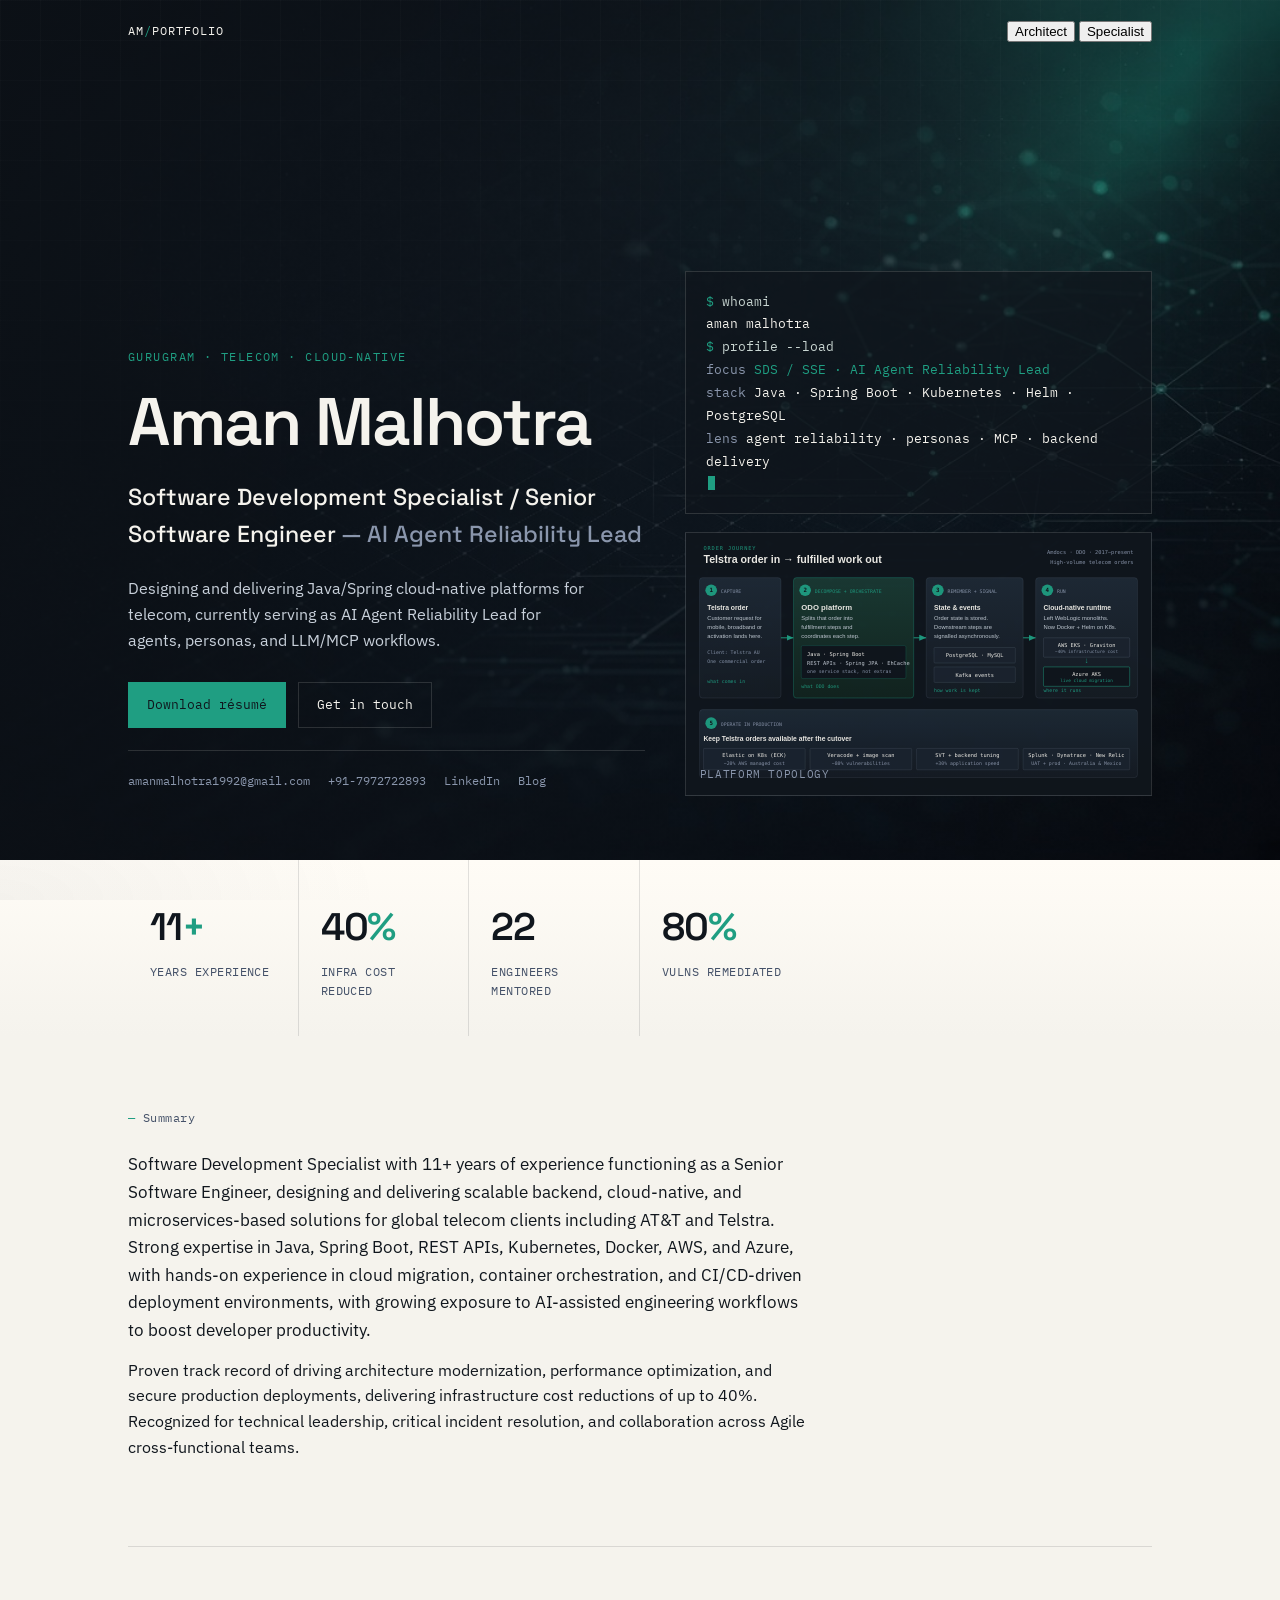
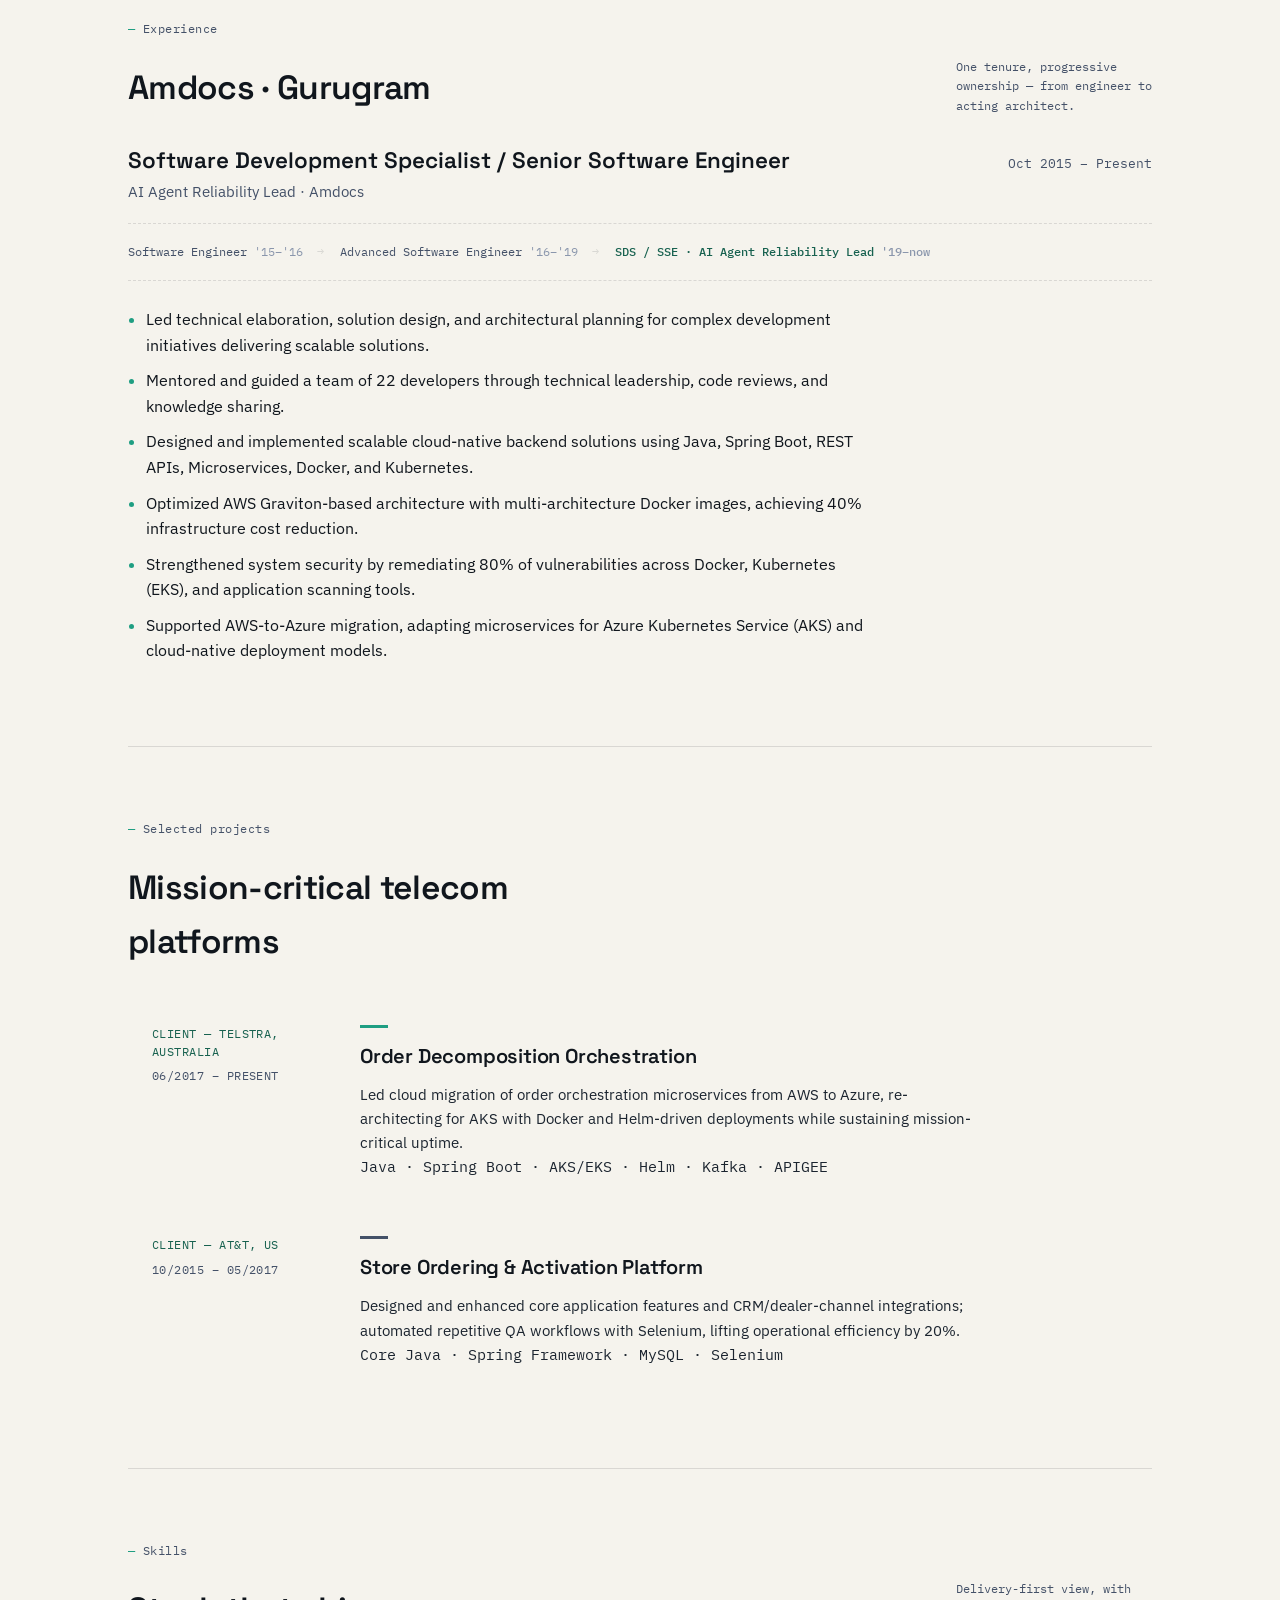
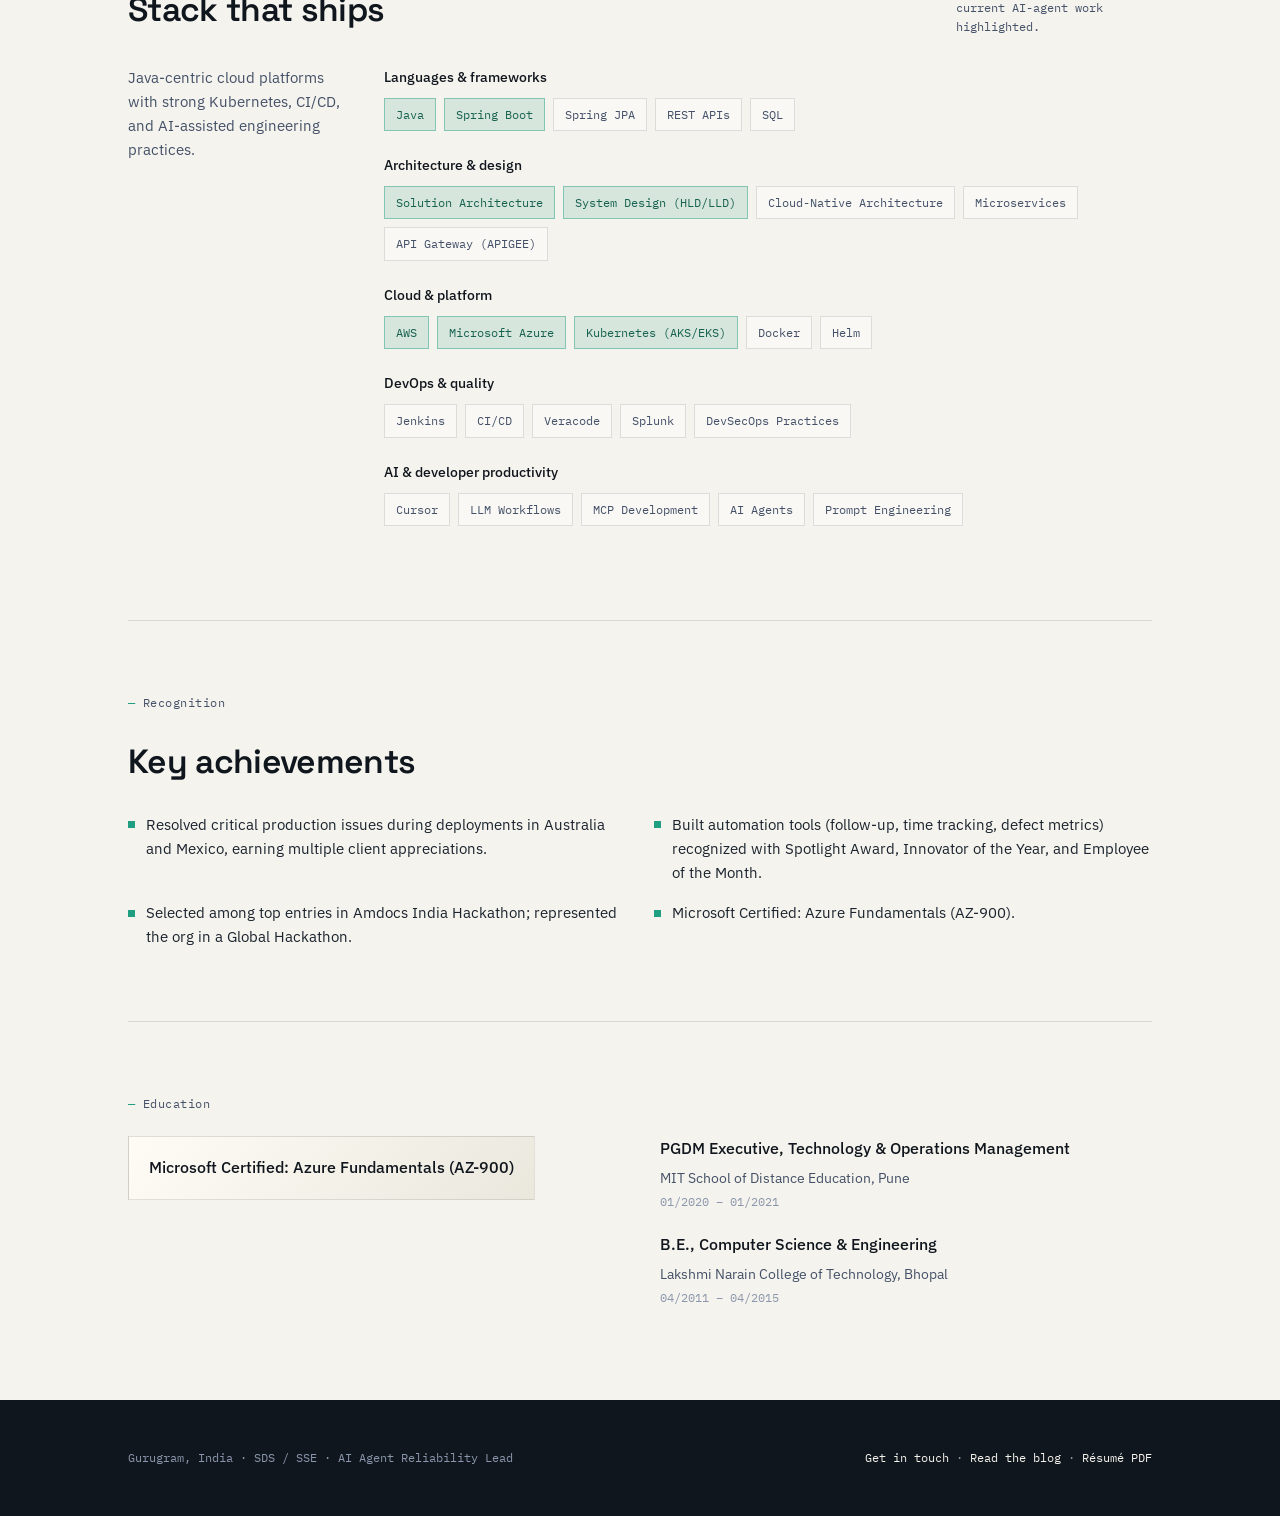
<file: index.html>
<!DOCTYPE html>
<html lang="en">
<head>
  <meta charset="UTF-8">
  <meta name="viewport" content="width=device-width, initial-scale=1.0">
  <title>Aman Malhotra — Software Architect</title>
  <meta name="description" content="Aman Malhotra — Software Architect and Software Development Specialist building cloud-native Java systems for telecom platforms.">
  <meta name="theme-color" content="#10161D">
  <link rel="icon" href="data:image/svg+xml,%3Csvg xmlns='http://www.w3.org/2000/svg' viewBox='0 0 32 32'%3E%3Crect width='32' height='32' fill='%2310161D'/%3E%3Ctext x='16' y='22' font-family='monospace' font-size='15' fill='%231F9E82' text-anchor='middle'%3EAM%3C/text%3E%3C/svg%3E">
  <link rel="preconnect" href="https://fonts.googleapis.com">
  <link rel="preconnect" href="https://fonts.gstatic.com" crossorigin>
  <link href="https://fonts.googleapis.com/css2?family=Space+Grotesk:wght@400;500;600;700&family=IBM+Plex+Sans:wght@400;500;600&family=IBM+Plex+Mono:wght@400;500&display=swap" rel="stylesheet">
  <link rel="stylesheet" href="css/styles.css">
  <noscript><style>.summary-block[data-role="architect"], .bullets-role[data-role="architect"] { display: block; }</style></noscript>
</head>
<body data-role="architect">

  <header class="hero">
    <div class="hero-atmosphere" aria-hidden="true"></div>
    <div class="topbar">
      <div class="wrap">
        <a class="brand-mark" href="#top">AM<span>/</span>PORTFOLIO</a>
        <div class="role-switch" role="group" aria-label="View portfolio as">
          <button type="button" data-role-btn="architect" aria-pressed="true">Architect</button>
          <button type="button" data-role-btn="specialist" aria-pressed="false">Specialist</button>
        </div>
      </div>
    </div>

    <div class="wrap hero-grid" id="top">
      <div class="hero-copy">
        <p class="hero-kicker">Gurugram · Telecom · Cloud-native</p>
        <h1 class="hero-name">Aman Malhotra</h1>
        <p class="hero-role" data-bind="roleLine"><strong>Software Architect</strong> — cloud-native systems for telecom platforms</p>
        <p class="hero-lede" data-bind="heroLede">Designing scalable microservices, Kubernetes platforms, and cloud migrations for global clients including AT&amp;T and Telstra.</p>
        <div class="hero-actions">
          <a class="btn btn-primary" data-bind="resumeHref" href="Aman_Malhotra_Architect.pdf" target="_blank" rel="noopener">Download résumé</a>
          <a class="btn btn-ghost" href="mailto:amanmalhotra1992@gmail.com">Get in touch</a>
        </div>
        <nav class="contact-row" aria-label="Contact">
          <a href="mailto:amanmalhotra1992@gmail.com">amanmalhotra1992@gmail.com</a>
          <a href="tel:+917972722893">+91-7972722893</a>
          <a href="https://www.linkedin.com/in/amanmalhotra1992" target="_blank" rel="noopener">LinkedIn</a>
          <a href="https://amantechlab.blogspot.com" target="_blank" rel="noopener">Blog</a>
        </nav>
      </div>

      <div class="profile-panel">
        <div class="terminal" id="terminal" aria-live="polite"></div>
        <div class="topology-frame">
          <img src="assets/topology.svg" alt="Abstract diagram of API gateway, orchestration, Kubernetes, data plane, and observability">
          <span class="topology-caption">Platform topology</span>
        </div>
      </div>
    </div>
  </header>

  <section class="impact" aria-label="Highlights">
    <div class="wrap">
      <div class="impact-item reveal">
        <p class="impact-value">11<span>+</span></p>
        <p class="impact-label">Years experience</p>
      </div>
      <div class="impact-item reveal">
        <p class="impact-value">40<span>%</span></p>
        <p class="impact-label">Infra cost reduced</p>
      </div>
      <div class="impact-item reveal">
        <p class="impact-value">22</p>
        <p class="impact-label">Engineers mentored</p>
      </div>
      <div class="impact-item reveal">
        <p class="impact-value">80<span>%</span></p>
        <p class="impact-label">Vulns remediated</p>
      </div>
    </div>
  </section>

  <main class="wrap">
    <section id="summary" class="reveal">
      <p class="section-label">Summary</p>
      <div class="summary-block is-active" data-role="architect">
        <p class="lede">Software Development Specialist with 11+ years of experience designing and delivering scalable cloud-native, backend, and microservices-based solutions for global telecom clients including AT&amp;T and Telstra. Strong expertise in solution architecture, Java, Spring Boot, REST APIs, Kubernetes, Docker, AWS, and Azure, with hands-on experience driving cloud migration, architecture modernization, and containerized deployment environments, with growing exposure to AI-assisted engineering workflows (LLMs, MCP, AI agents) to accelerate solution design and delivery.</p>
        <p>Proven track record of delivering scalable and secure enterprise systems, optimizing infrastructure costs by up to 40%, and supporting high-availability production platforms. Recognized for architectural planning, technical leadership, critical incident resolution, and collaboration across Agile cross-functional teams.</p>
      </div>
      <div class="summary-block" data-role="specialist">
        <p class="lede">Software Development Specialist with 11+ years of experience functioning as a Senior Software Engineer, designing and delivering scalable backend, cloud-native, and microservices-based solutions for global telecom clients including AT&amp;T and Telstra. Strong expertise in Java, Spring Boot, REST APIs, Kubernetes, Docker, AWS, and Azure, with hands-on experience in cloud migration, container orchestration, and CI/CD-driven deployment environments, with growing exposure to AI-assisted engineering workflows to boost developer productivity.</p>
        <p>Proven track record of driving architecture modernization, performance optimization, and secure production deployments, delivering infrastructure cost reductions of up to 40%. Recognized for technical leadership, critical incident resolution, and collaboration across Agile cross-functional teams.</p>
      </div>
    </section>

    <section id="experience" class="reveal">
      <div class="section-head">
        <div>
          <p class="section-label">Experience</p>
          <h2 class="section-title">Amdocs · Gurugram</h2>
        </div>
        <p class="section-note">One tenure, progressive ownership — from engineer to acting architect.</p>
      </div>

      <div class="job-head">
        <div>
          <h3 class="job-title" data-bind="jobTitle">Software Development Specialist</h3>
          <div class="job-org" data-bind="jobOrg">Acting Software Architect · Amdocs</div>
        </div>
        <div class="job-dates">Oct 2015 – Present</div>
      </div>

      <div class="progression">
        <span class="stage">Software Engineer <span style="color:var(--steel-dark)">'15–'16</span></span>
        <span class="stage">Advanced Software Engineer <span style="color:var(--steel-dark)">'16–'19</span></span>
        <span class="stage current" data-bind="currentStage">Sr. SWE / SDS · Acting Architect <span style="color:var(--steel-dark)">'19–now</span></span>
      </div>

      <ul class="bullets bullets-role is-active" data-role="architect">
        <li>Led solution architecture, HLD/LLD preparation, and architectural planning for complex development initiatives aligned with business and client requirements.</li>
        <li>Provided architectural guidance and technical leadership to a team of 22 developers through design reviews, code reviews, and knowledge sharing.</li>
        <li>Optimized AWS Graviton-based cloud architecture using multi-architecture Docker images, achieving 40% infrastructure cost reduction.</li>
        <li>Integrated Elastic on Kubernetes (ECK), reducing AWS managed service costs by an additional 20% while improving deployment efficiency.</li>
        <li>Strengthened security and compliance by remediating 80% of vulnerabilities across containers, Kubernetes (EKS), and application code.</li>
        <li>Led modernization of legacy monoliths into cloud-native microservices using Kubernetes, Helm, and containerized deployment models.</li>
      </ul>
      <ul class="bullets bullets-role" data-role="specialist">
        <li>Led technical elaboration, solution design, and architectural planning for complex development initiatives delivering scalable solutions.</li>
        <li>Mentored and guided a team of 22 developers through technical leadership, code reviews, and knowledge sharing.</li>
        <li>Designed and implemented scalable cloud-native backend solutions using Java, Spring Boot, REST APIs, Microservices, Docker, and Kubernetes.</li>
        <li>Optimized AWS Graviton-based architecture with multi-architecture Docker images, achieving 40% infrastructure cost reduction.</li>
        <li>Strengthened system security by remediating 80% of vulnerabilities across Docker, Kubernetes (EKS), and application scanning tools.</li>
        <li>Supported AWS-to-Azure migration, adapting microservices for Azure Kubernetes Service (AKS) and cloud-native deployment models.</li>
      </ul>
    </section>

    <section id="projects" class="reveal">
      <div class="section-head">
        <div>
          <p class="section-label">Selected projects</p>
          <h2 class="section-title">Mission-critical telecom platforms</h2>
        </div>
      </div>
      <div class="projects">
        <article class="project odo">
          <div class="project-meta">
            <span class="client">Client — Telstra, Australia</span>
            <span>06/2017 – Present</span>
          </div>
          <div>
            <div class="project-accent"></div>
            <h3 class="project-name">Order Decomposition Orchestration</h3>
            <p>Led cloud migration of order orchestration microservices from AWS to Azure, re-architecting for AKS with Docker and Helm-driven deployments while sustaining mission-critical uptime.</p>
            <p class="project-stack">Java · Spring Boot · AKS/EKS · Helm · Kafka · APIGEE</p>
          </div>
        </article>
        <article class="project asap">
          <div class="project-meta">
            <span class="client">Client — AT&amp;T, US</span>
            <span>10/2015 – 05/2017</span>
          </div>
          <div>
            <div class="project-accent"></div>
            <h3 class="project-name">Store Ordering &amp; Activation Platform</h3>
            <p>Designed and enhanced core application features and CRM/dealer-channel integrations; automated repetitive QA workflows with Selenium, lifting operational efficiency by 20%.</p>
            <p class="project-stack">Core Java · Spring Framework · MySQL · Selenium</p>
          </div>
        </article>
      </div>
    </section>

    <section id="skills" class="reveal">
      <div class="section-head">
        <div>
          <p class="section-label">Skills</p>
          <h2 class="section-title">Stack that ships</h2>
        </div>
        <p class="section-note" data-bind="skillsNote">Architecture-first view for SA roles.</p>
      </div>
      <div class="skills-layout">
        <p class="skills-intro">Java-centric cloud platforms with strong Kubernetes, CI/CD, and AI-assisted engineering practices.</p>
        <div>
          <div class="skill-group" data-skill-order="architecture">
            <p class="skill-group-name">Architecture &amp; design</p>
            <div class="chips">
              <span class="chip featured">Solution Architecture</span>
              <span class="chip featured">System Design (HLD/LLD)</span>
              <span class="chip">Cloud-Native Architecture</span>
              <span class="chip">Microservices</span>
              <span class="chip">API Gateway (APIGEE)</span>
            </div>
          </div>
          <div class="skill-group" data-skill-order="languages">
            <p class="skill-group-name">Languages &amp; frameworks</p>
            <div class="chips">
              <span class="chip featured">Java</span>
              <span class="chip featured">Spring Boot</span>
              <span class="chip">Spring JPA</span>
              <span class="chip">REST APIs</span>
              <span class="chip">SQL</span>
            </div>
          </div>
          <div class="skill-group">
            <p class="skill-group-name">Cloud &amp; platform</p>
            <div class="chips">
              <span class="chip featured">AWS</span>
              <span class="chip featured">Microsoft Azure</span>
              <span class="chip featured">Kubernetes (AKS/EKS)</span>
              <span class="chip">Docker</span>
              <span class="chip">Helm</span>
            </div>
          </div>
          <div class="skill-group">
            <p class="skill-group-name">DevOps &amp; quality</p>
            <div class="chips">
              <span class="chip">Jenkins</span>
              <span class="chip">CI/CD</span>
              <span class="chip">Veracode</span>
              <span class="chip">Splunk</span>
              <span class="chip">DevSecOps Practices</span>
            </div>
          </div>
          <div class="skill-group">
            <p class="skill-group-name">AI &amp; developer productivity</p>
            <div class="chips">
              <span class="chip">Cursor</span>
              <span class="chip">LLM Workflows</span>
              <span class="chip">MCP Development</span>
              <span class="chip">AI Agents</span>
              <span class="chip">Prompt Engineering</span>
            </div>
          </div>
        </div>
      </div>
    </section>

    <section id="achievements" class="reveal">
      <p class="section-label">Recognition</p>
      <h2 class="section-title" style="margin-bottom:24px;">Key achievements</h2>
      <ul class="achieve-list">
        <li>Resolved critical production issues during deployments in Australia and Mexico, earning multiple client appreciations.</li>
        <li>Built automation tools (follow-up, time tracking, defect metrics) recognized with Spotlight Award, Innovator of the Year, and Employee of the Month.</li>
        <li>Selected among top entries in Amdocs India Hackathon; represented the org in a Global Hackathon.</li>
        <li>Microsoft Certified: Azure Fundamentals (AZ-900).</li>
      </ul>
    </section>

    <section id="edu" class="reveal">
      <p class="section-label">Education</p>
      <div class="grid-two">
        <div>
          <div class="cert-badge">
            <p class="edu-degree">Microsoft Certified: Azure Fundamentals (AZ-900)</p>
          </div>
        </div>
        <div>
          <div class="edu-item">
            <p class="edu-degree">PGDM Executive, Technology &amp; Operations Management</p>
            <p class="edu-school">MIT School of Distance Education, Pune</p>
            <p class="edu-dates">01/2020 – 01/2021</p>
          </div>
          <div class="edu-item">
            <p class="edu-degree">B.E., Computer Science &amp; Engineering</p>
            <p class="edu-school">Lakshmi Narain College of Technology, Bhopal</p>
            <p class="edu-dates">04/2011 – 04/2015</p>
          </div>
        </div>
      </div>
    </section>
  </main>

  <footer>
    <div class="wrap">
      <span>Gurugram, India · <span data-bind="footerRole">Software Architect</span></span>
      <span>
        <a href="mailto:amanmalhotra1992@gmail.com">Get in touch</a>
        ·
        <a href="https://amantechlab.blogspot.com" target="_blank" rel="noopener">Read the blog</a>
        ·
        <a data-bind="resumeHref" href="Aman_Malhotra_Architect.pdf" target="_blank" rel="noopener">Résumé PDF</a>
      </span>
    </div>
  </footer>

  <script src="js/main.js"></script>
</body>
</html>
</file>
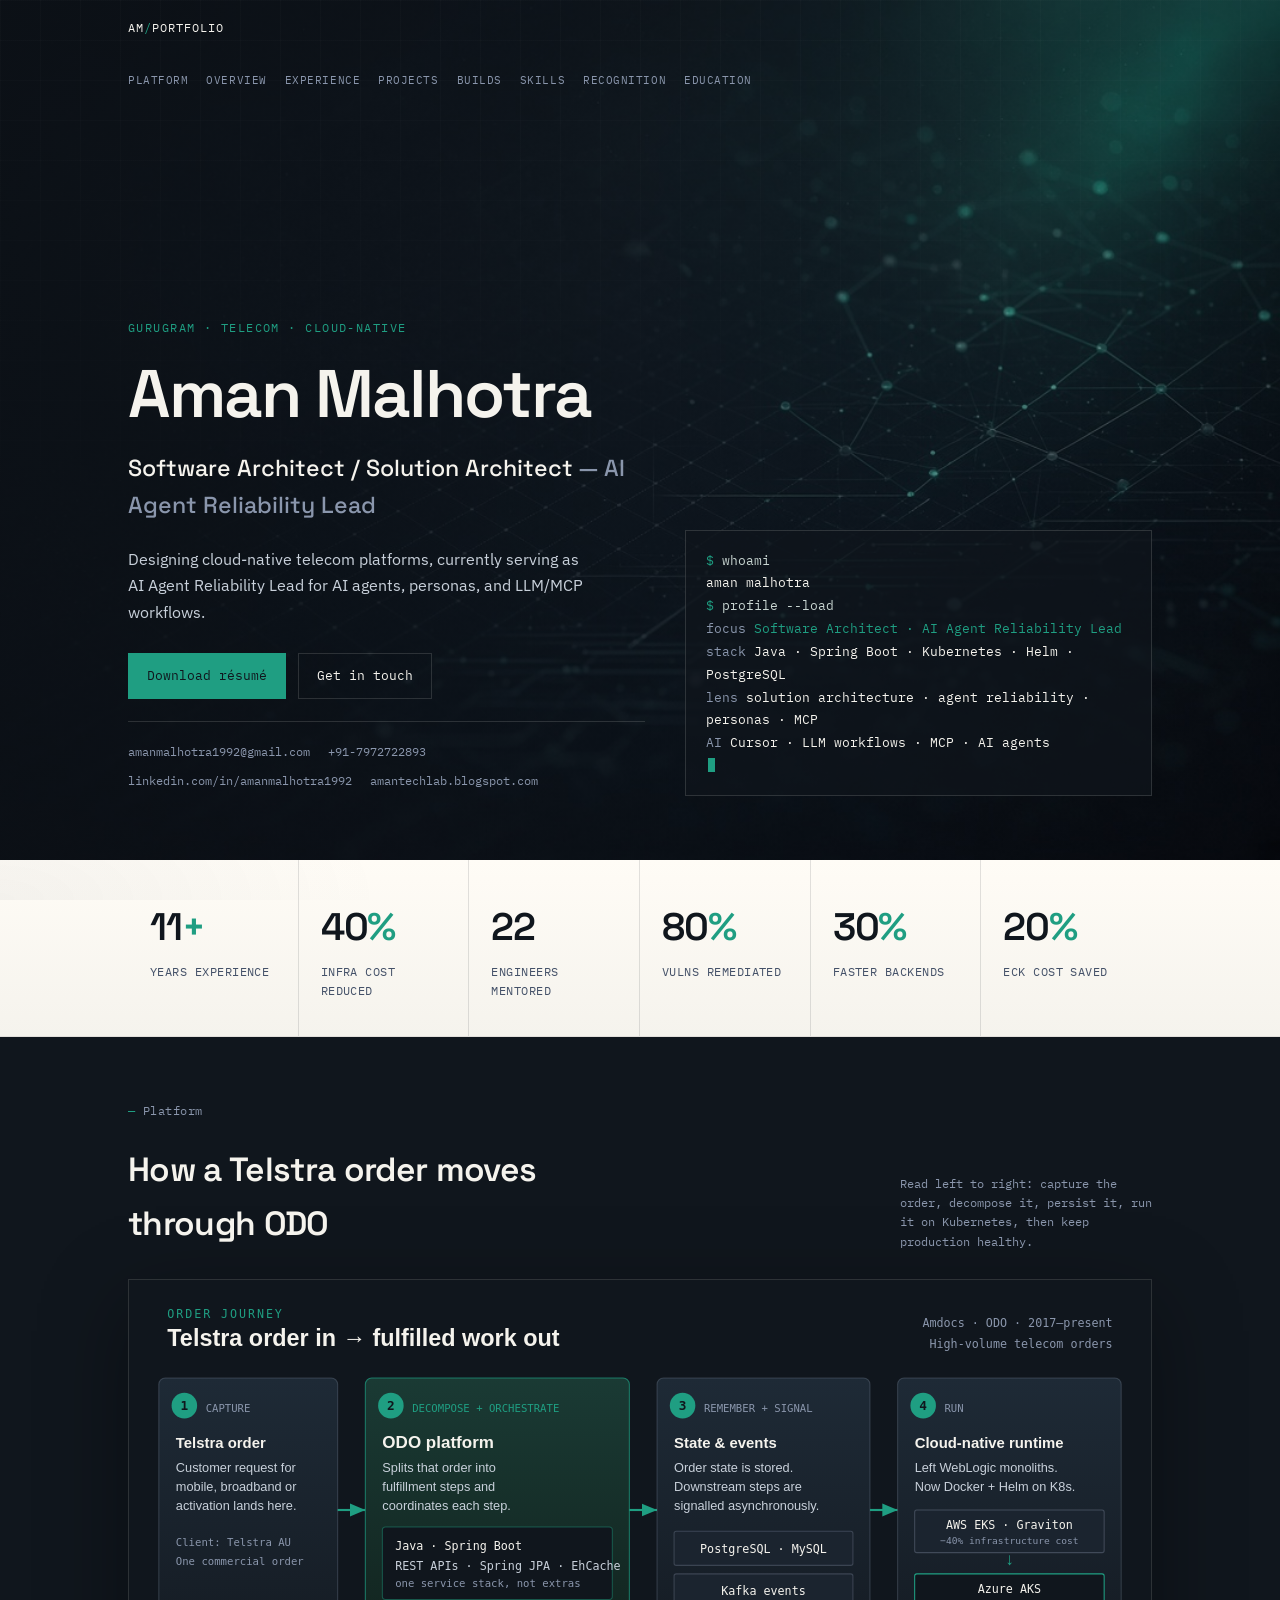
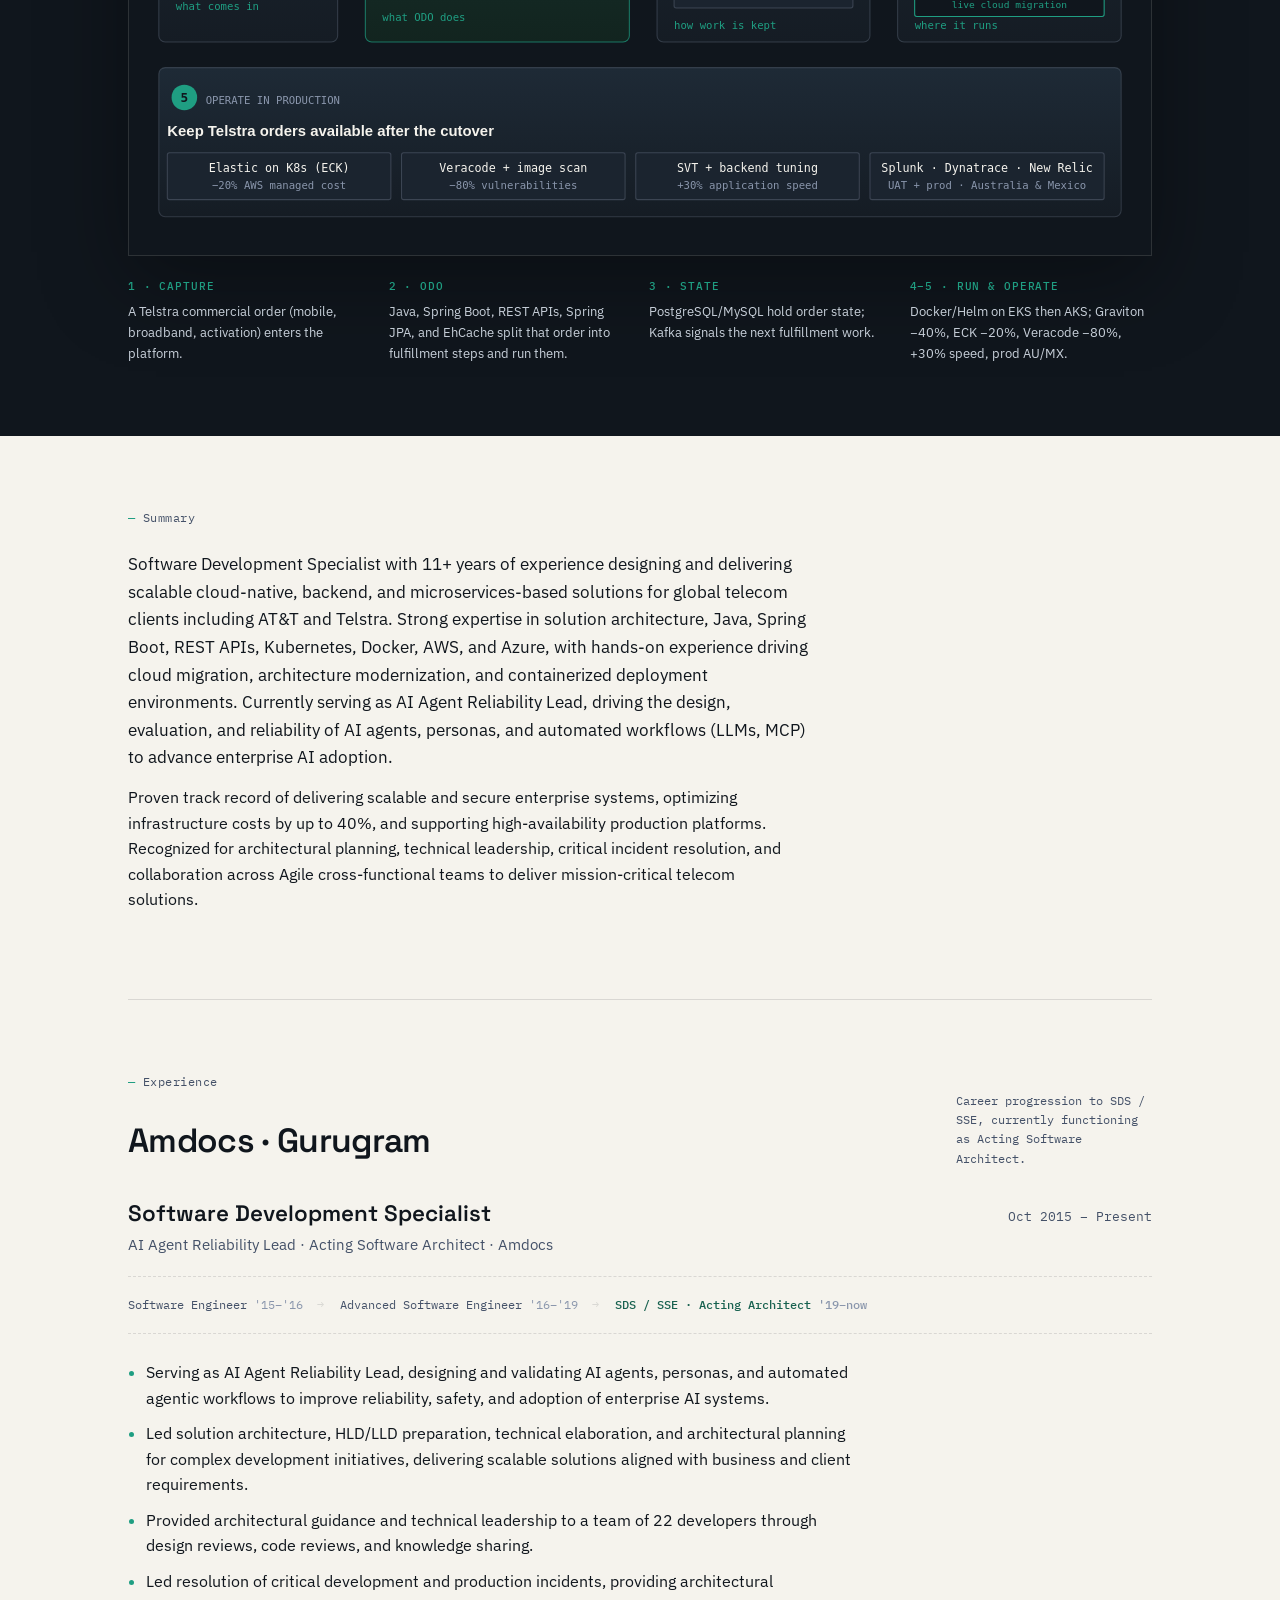
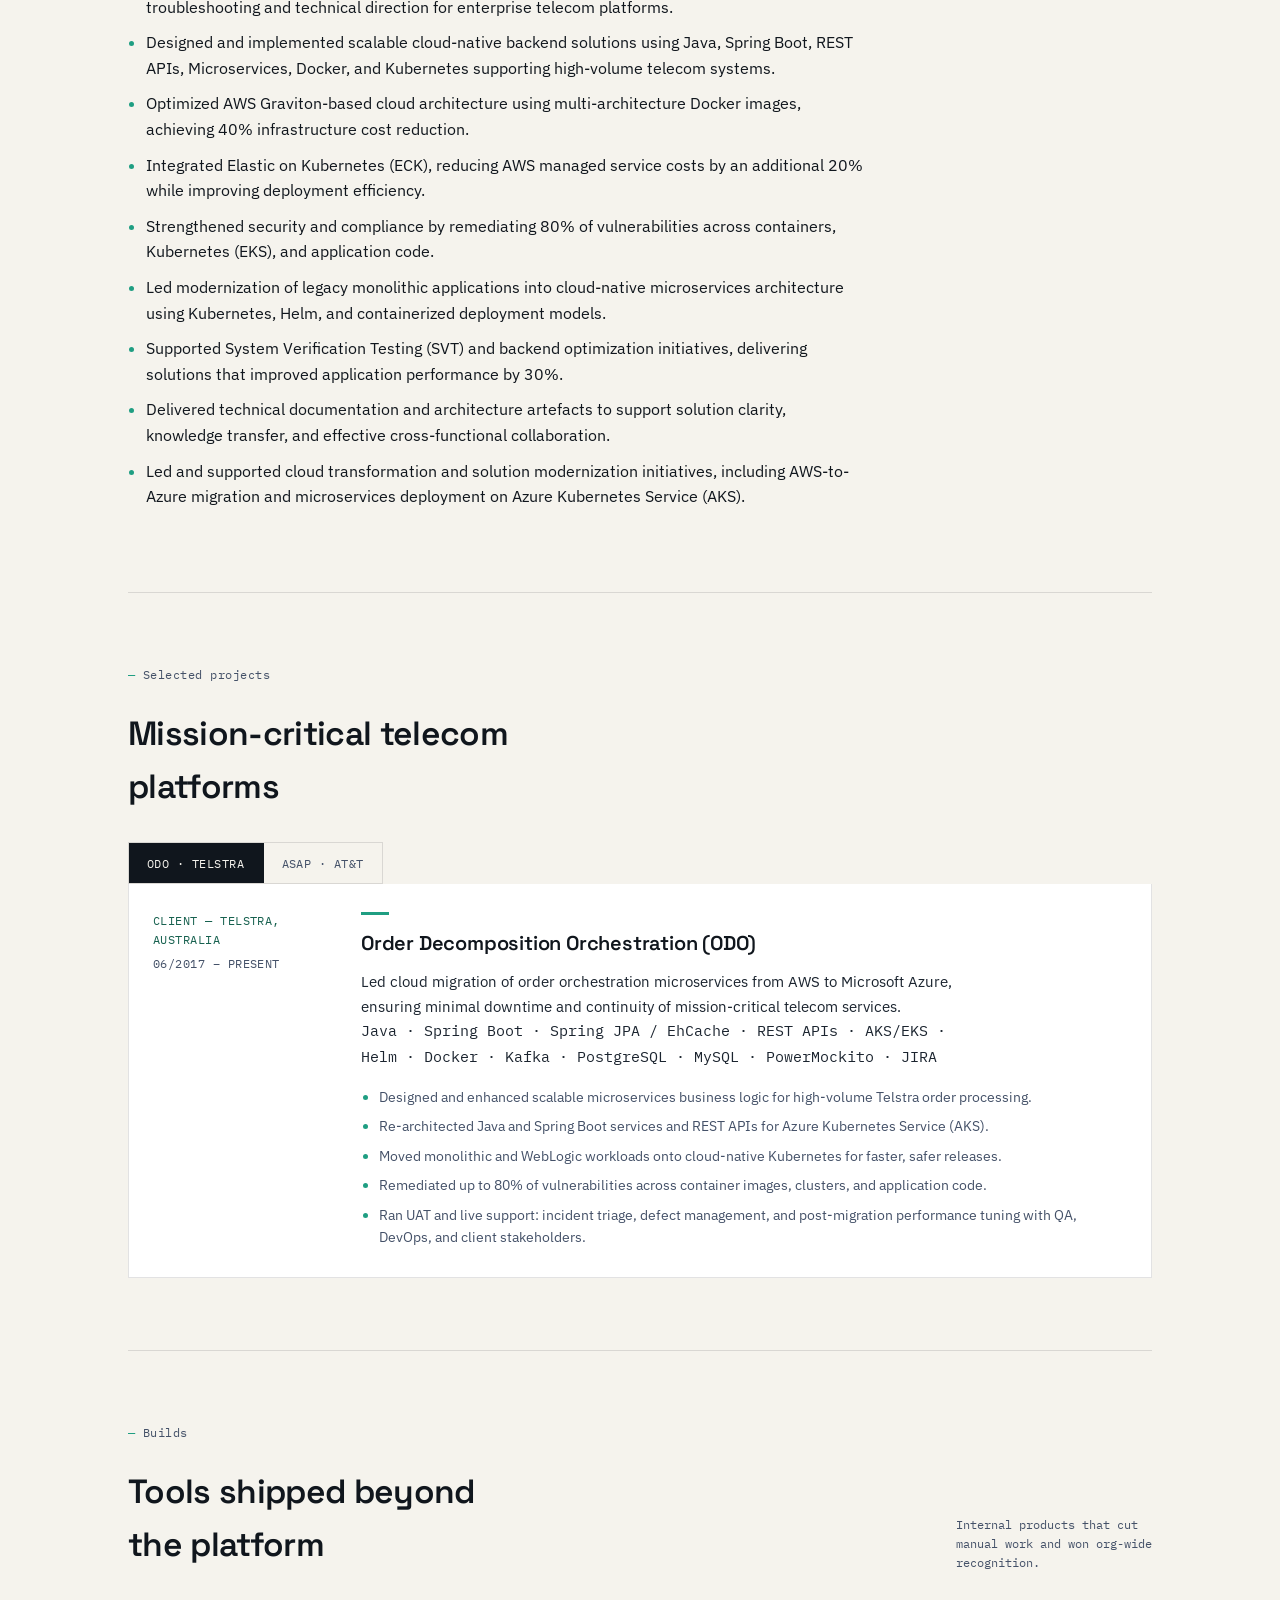
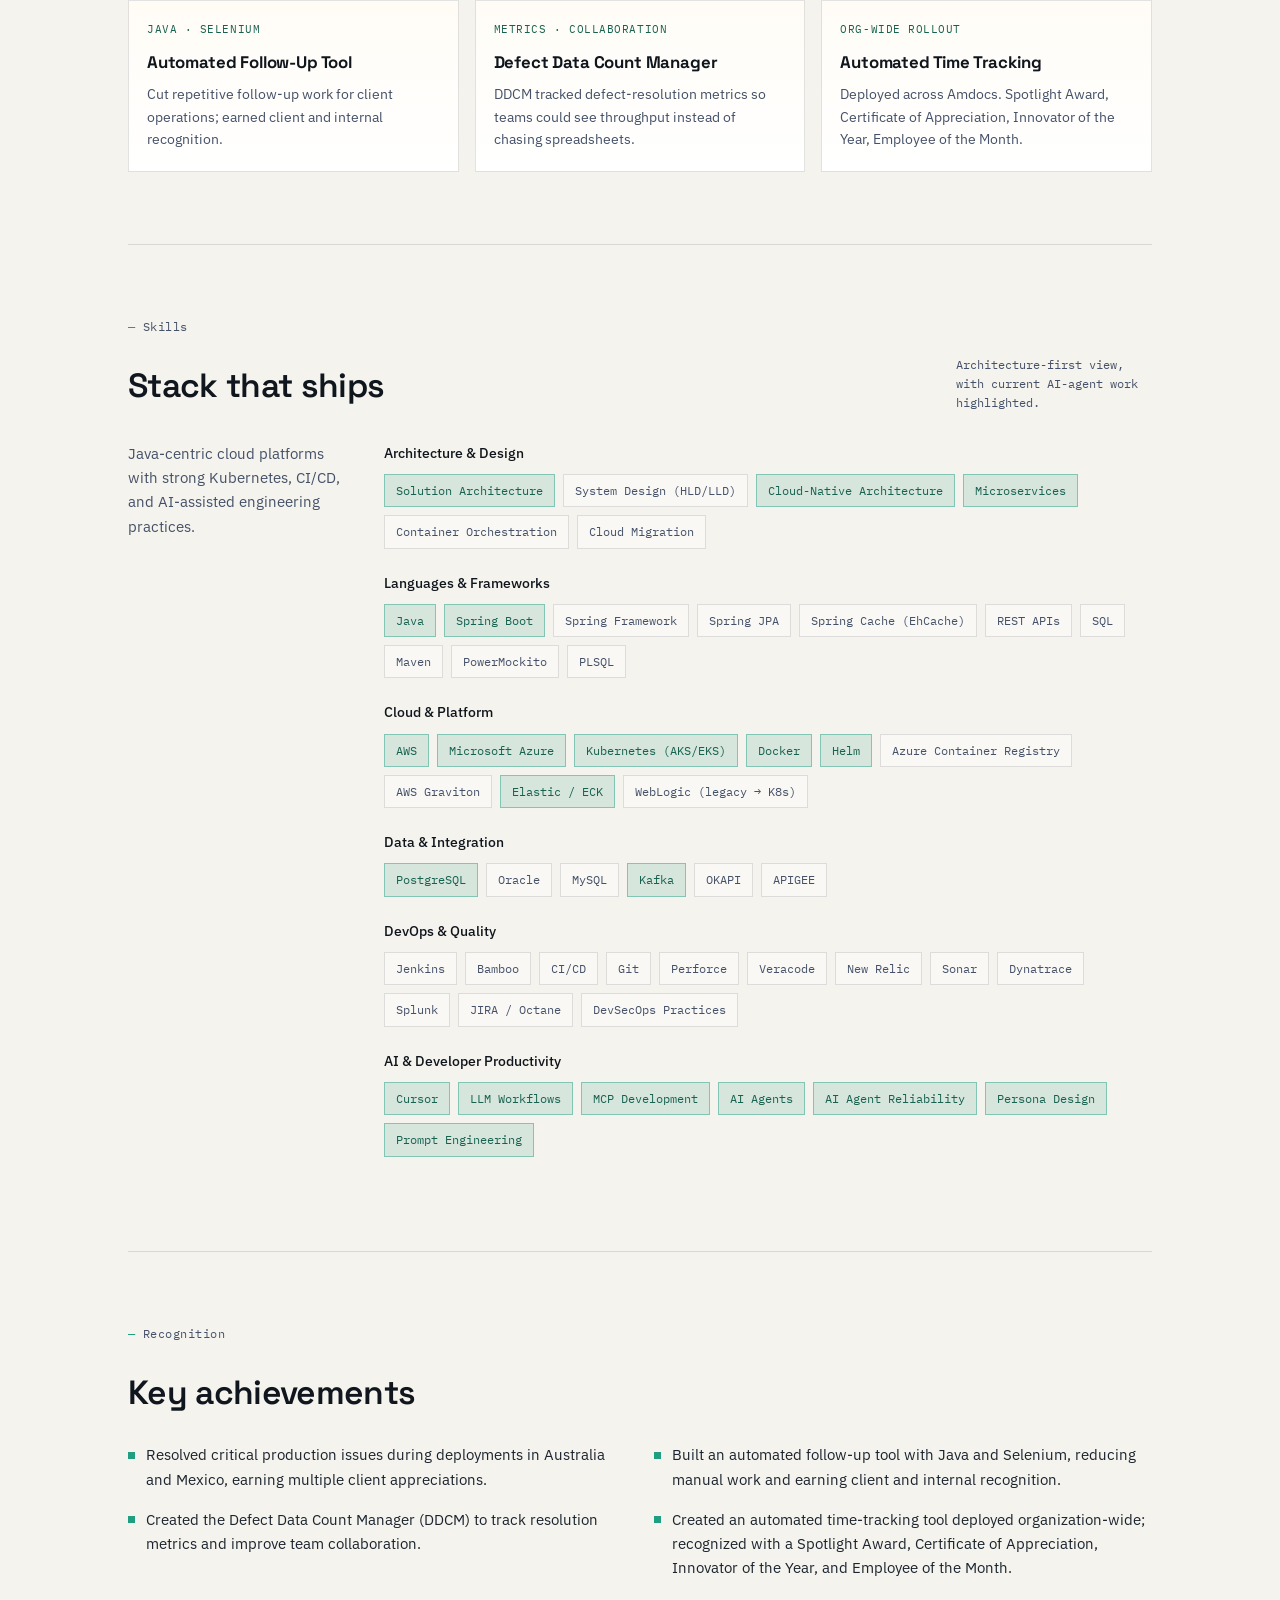
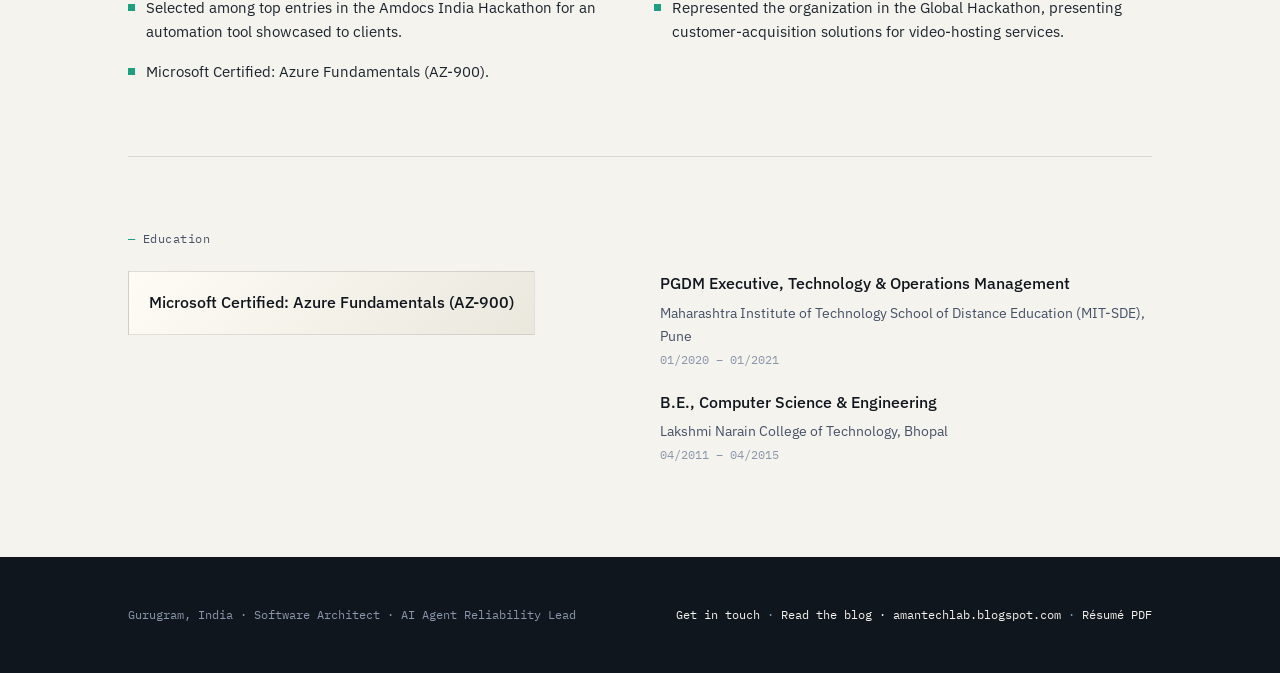
<file: architect/index.html>
<!DOCTYPE html>
<html lang="en">
<head>
  <meta charset="UTF-8">
  <base href="../">
  <meta name="viewport" content="width=device-width, initial-scale=1.0">
  <title>Aman Malhotra — Software Architect · AI Agent Reliability Lead</title>
  <meta name="description" content="Aman Malhotra — Software Architect and AI Agent Reliability Lead specializing in Java, Spring Boot, Kubernetes, and production-ready LLM/MCP agent workflows.">
  <meta name="theme-color" content="#10161D">
  <link rel="icon" href="data:image/svg+xml,%3Csvg xmlns='http://www.w3.org/2000/svg' viewBox='0 0 32 32'%3E%3Crect width='32' height='32' fill='%2310161D'/%3E%3Ctext x='16' y='22' font-family='monospace' font-size='15' fill='%231F9E82' text-anchor='middle'%3EAM%3C/text%3E%3C/svg%3E">
  <link rel="preconnect" href="https://fonts.googleapis.com">
  <link rel="preconnect" href="https://fonts.gstatic.com" crossorigin>
  <link href="https://fonts.googleapis.com/css2?family=Space+Grotesk:wght@400;500;600;700&family=IBM+Plex+Sans:wght@400;500;600&family=IBM+Plex+Mono:wght@400;500&display=swap" rel="stylesheet">
  <link rel="stylesheet" href="css/styles.css">
  <noscript><style>.summary-block[data-role="architect"], .bullets-role[data-role="architect"] { display: block; }</style></noscript>
</head>
<body data-role="architect">

  <header class="hero">
    <div class="hero-atmosphere" aria-hidden="true"></div>
    <div class="topbar">
      <div class="wrap">
        <a class="brand-mark" href="#top">AM<span>/</span>PORTFOLIO</a>
      </div>
    </div>
    <nav class="section-nav wrap" aria-label="Portfolio sections">
      <a href="#platform">Platform</a>
      <a href="#summary">Overview</a>
      <a href="#experience">Experience</a>
      <a href="#projects">Projects</a>
      <a href="#built">Builds</a>
      <a href="#skills">Skills</a>
      <a href="#achievements">Recognition</a>
      <a href="#edu">Education</a>
    </nav>

    <div class="wrap hero-grid" id="top">
      <div class="hero-copy">
        <p class="hero-kicker">Gurugram · Telecom · Cloud-native</p>
        <h1 class="hero-name">Aman Malhotra</h1>
        <p class="hero-role" data-bind="roleLine"><strong>Software Architect / Solution Architect</strong> — AI Agent Reliability Lead</p>
        <p class="hero-lede" data-bind="heroLede">Designing and delivering Java/Spring cloud-native platforms for telecom, currently serving as AI Agent Reliability Lead for agents, personas, and LLM/MCP workflows.</p>
        <div class="hero-actions">
          <a class="btn btn-primary" data-bind="resumeHref" href="Aman_Malhotra_Architect.pdf" target="_blank" rel="noopener">Download résumé</a>
          <a class="btn btn-ghost" href="mailto:amanmalhotra1992@gmail.com">Get in touch</a>
        </div>
        <nav class="contact-row" aria-label="Contact">
          <a href="mailto:amanmalhotra1992@gmail.com">amanmalhotra1992@gmail.com</a>
          <a href="tel:+917972722893">+91-7972722893</a>
          <a href="https://www.linkedin.com/in/amanmalhotra1992" target="_blank" rel="noopener">linkedin.com/in/amanmalhotra1992</a>
          <a href="https://amantechlab.blogspot.com" target="_blank" rel="noopener">amantechlab.blogspot.com</a>
        </nav>
      </div>

      <div class="profile-panel">
        <div class="terminal" id="terminal" aria-live="polite"></div>
      </div>
    </div>
  </header>

  <section class="impact" aria-label="Highlights">
    <div class="wrap">
      <div class="impact-item reveal">
        <p class="impact-value">11<span>+</span></p>
        <p class="impact-label">Years experience</p>
      </div>
      <div class="impact-item reveal">
        <p class="impact-value">40<span>%</span></p>
        <p class="impact-label">Infra cost reduced</p>
      </div>
      <div class="impact-item reveal">
        <p class="impact-value">22</p>
        <p class="impact-label">Engineers mentored</p>
      </div>
      <div class="impact-item reveal">
        <p class="impact-value">80<span>%</span></p>
        <p class="impact-label">Vulns remediated</p>
      </div>
      <div class="impact-item reveal">
        <p class="impact-value">30<span>%</span></p>
        <p class="impact-label">Faster backends</p>
      </div>
      <div class="impact-item reveal">
        <p class="impact-value">20<span>%</span></p>
        <p class="impact-label">ECK cost saved</p>
      </div>
    </div>
  </section>

  <section class="arch-board" id="platform" aria-label="Platform architecture">
    <div class="wrap">
      <div class="section-head">
        <div>
          <p class="section-label">Platform</p>
          <h2 class="section-title">How a Telstra order moves through ODO</h2>
        </div>
        <p class="section-note">Read left to right: capture the order, decompose it, persist it, run it on Kubernetes, then keep production healthy.</p>
      </div>
      <div class="arch-canvas">
        <img src="assets/topology.svg" alt="Five-step Telstra ODO flow: order capture, Java Spring Boot decomposition and orchestration with REST APIs JPA and EhCache, PostgreSQL MySQL and Kafka, AWS EKS Graviton migrating to Azure AKS, then production operations">
      </div>
      <div class="arch-legend">
        <p><strong>1 · Capture</strong> A Telstra commercial order (mobile, broadband, activation) enters the platform.</p>
        <p><strong>2 · ODO</strong> Java, Spring Boot, REST APIs, Spring JPA, and EhCache split that order into fulfillment steps and run them.</p>
        <p><strong>3 · State</strong> PostgreSQL/MySQL hold order state; Kafka signals the next fulfillment work.</p>
        <p><strong>4–5 · Run &amp; operate</strong> Docker/Helm on EKS then AKS; Graviton −40%, ECK −20%, Veracode −80%, +30% speed, prod AU/MX.</p>
      </div>
    </div>
  </section>

  <main class="wrap">
    <section id="summary" class="reveal">
      <p class="section-label">Summary</p>
      <div class="summary-block is-active" data-role="architect">
        <p class="lede">Software Development Specialist with 11+ years of experience designing and delivering scalable cloud-native, backend, and microservices-based solutions for global telecom clients including AT&amp;T and Telstra. Strong expertise in solution architecture, Java, Spring Boot, REST APIs, Kubernetes, Docker, AWS, and Azure, with hands-on experience driving cloud migration, architecture modernization, and containerized deployment environments. Currently serving as AI Agent Reliability Lead, driving the design, evaluation, and reliability of AI agents, personas, and automated workflows (LLMs, MCP) to advance enterprise AI adoption.</p>
        <p>Proven track record of delivering scalable and secure enterprise systems, optimizing infrastructure costs by up to 40%, and supporting high-availability production platforms. Recognized for architectural planning, technical leadership, critical incident resolution, and collaboration across Agile cross-functional teams to deliver mission-critical telecom solutions.</p>
      </div>
      <div class="summary-block" data-role="specialist">
        <p class="lede">Software Development Specialist with 11+ years of experience functioning as a Senior Software Engineer, designing and delivering scalable backend, cloud-native, and microservices-based solutions for global telecom clients including AT&amp;T and Telstra. Strong expertise in Java, Spring Boot, REST APIs, Kubernetes, Docker, AWS, and Azure, with hands-on experience in cloud migration, container orchestration, and CI/CD-driven deployment environments. Currently serving as AI Agent Reliability Lead, driving the design, evaluation, and reliability of AI agents, personas, and automated workflows (LLMs, MCP) to advance enterprise AI adoption.</p>
        <p>Proven track record of driving architecture modernization, performance optimization, and secure production deployments, delivering infrastructure cost reductions of up to 40%. Recognized for technical leadership, critical incident resolution, and collaboration across Agile cross-functional teams to support high-availability and mission-critical enterprise systems.</p>
      </div>
    </section>

    <section id="experience" class="reveal">
      <div class="section-head">
        <div>
          <p class="section-label">Experience</p>
          <h2 class="section-title">Amdocs · Gurugram</h2>
        </div>
        <p class="section-note" data-bind="tenureNote">One tenure, progressive ownership — from engineer to SDS / SSE.</p>
      </div>

      <div class="job-head">
        <div>
          <h3 class="job-title" data-bind="jobTitle">Software Development Specialist / Senior Software Engineer</h3>
          <div class="job-org" data-bind="jobOrg">AI Agent Reliability Lead · Amdocs</div>
        </div>
        <div class="job-dates">Oct 2015 – Present</div>
      </div>

      <div class="progression">
        <span class="stage">Software Engineer <span style="color:var(--steel-dark)">'15–'16</span></span>
        <span class="stage">Advanced Software Engineer <span style="color:var(--steel-dark)">'16–'19</span></span>
        <span class="stage current" data-bind="currentStage">SDS / SSE · AI Agent Reliability Lead <span style="color:var(--steel-dark)">'19–now</span></span>
      </div>

      <ul class="bullets bullets-role is-active" data-role="architect">
        <li>Serving as AI Agent Reliability Lead, designing and validating AI agents, personas, and automated agentic workflows to improve reliability, safety, and adoption of enterprise AI systems.</li>
        <li>Led solution architecture, HLD/LLD preparation, technical elaboration, and architectural planning for complex development initiatives, delivering scalable solutions aligned with business and client requirements.</li>
        <li>Provided architectural guidance and technical leadership to a team of 22 developers through design reviews, code reviews, and knowledge sharing.</li>
        <li>Led resolution of critical development and production incidents, providing architectural troubleshooting and technical direction for enterprise telecom platforms.</li>
        <li>Designed and implemented scalable cloud-native backend solutions using Java, Spring Boot, REST APIs, Microservices, Docker, and Kubernetes supporting high-volume telecom systems.</li>
        <li>Optimized AWS Graviton-based cloud architecture using multi-architecture Docker images, achieving 40% infrastructure cost reduction.</li>
        <li>Integrated Elastic on Kubernetes (ECK), reducing AWS managed service costs by an additional 20% while improving deployment efficiency.</li>
        <li>Strengthened security and compliance by remediating 80% of vulnerabilities across containers, Kubernetes (EKS), and application code.</li>
        <li>Led modernization of legacy monolithic applications into cloud-native microservices architecture using Kubernetes, Helm, and containerized deployment models.</li>
        <li>Supported System Verification Testing (SVT) and backend optimization initiatives, delivering solutions that improved application performance by 30%.</li>
        <li>Delivered technical documentation and architecture artefacts to support solution clarity, knowledge transfer, and effective cross-functional collaboration.</li>
        <li>Led and supported cloud transformation and solution modernization initiatives, including AWS-to-Azure migration and microservices deployment on Azure Kubernetes Service (AKS).</li>
      </ul>
      <ul class="bullets bullets-role" data-role="specialist">
        <li>Serving as AI Agent Reliability Lead, designing and validating AI agents, personas, and automated agentic workflows to improve reliability, safety, and adoption of enterprise AI systems.</li>
        <li>Led technical elaboration, solution design, and architectural planning for complex development initiatives, delivering scalable and robust solutions aligned with business and client requirements.</li>
        <li>Mentored and guided a team of 22 developers through technical leadership, code reviews, and knowledge sharing.</li>
        <li>Led resolution of critical development and production incidents, providing advanced troubleshooting for complex enterprise telecom applications.</li>
        <li>Designed and implemented scalable cloud-native backend solutions using Java, Spring Boot, REST APIs, Microservices, Docker, and Kubernetes supporting high-volume telecom systems.</li>
        <li>Optimized AWS Graviton-based cloud architecture using multi-architecture Docker images, achieving 40% infrastructure cost reduction.</li>
        <li>Integrated Elastic on Kubernetes (ECK) capabilities, reducing AWS managed service costs by an additional 20% while improving deployment efficiency.</li>
        <li>Strengthened system security and compliance by remediating 80% of vulnerabilities identified across Docker containers, Kubernetes environments (EKS), and application code scanning tools.</li>
        <li>Modernized legacy monolithic applications into cloud-native microservices architecture using Kubernetes, Helm, and containerized deployment models.</li>
        <li>Supported System Verification Testing (SVT) and backend optimization initiatives, delivering solutions that improved application performance by 30%.</li>
        <li>Delivered technical documentation and architecture artefacts to support solution clarity, knowledge transfer, and effective cross-functional collaboration.</li>
        <li>Supported large-scale cloud transformation initiatives including AWS to Azure migration, adapting microservices architecture for Azure Kubernetes Service (AKS) and cloud-native deployment models.</li>
      </ul>
    </section>

    <section id="projects" class="reveal">
      <div class="section-head">
        <div>
          <p class="section-label">Selected projects</p>
          <h2 class="section-title">Mission-critical telecom platforms</h2>
        </div>
      </div>
      <div class="project-tabs" role="tablist" aria-label="Selected projects">
        <button class="project-tab" type="button" role="tab" id="tab-odo" aria-controls="panel-odo" aria-selected="true">ODO · Telstra</button>
        <button class="project-tab" type="button" role="tab" id="tab-asap" aria-controls="panel-asap" aria-selected="false">ASAP · AT&amp;T</button>
      </div>
      <div class="project-panels">
        <article class="project odo is-active" id="panel-odo" role="tabpanel" aria-labelledby="tab-odo">
          <div class="project-meta">
            <span class="client">Client — Telstra, Australia</span>
            <span>06/2017 – Present</span>
          </div>
          <div>
            <div class="project-accent"></div>
            <h3 class="project-name">Order Decomposition Orchestration (ODO)</h3>
            <p>Led cloud migration of order orchestration microservices from AWS to Microsoft Azure, ensuring minimal downtime and continuity of mission-critical telecom services.</p>
            <p class="project-stack">Java · Spring Boot · Spring JPA / EhCache · REST APIs · AKS/EKS · Helm · Docker · Kafka · PostgreSQL · MySQL · PowerMockito · JIRA</p>
            <ul class="project-bullets">
              <li>Designed and enhanced scalable microservices business logic for high-volume Telstra order processing.</li>
              <li>Re-architected Java and Spring Boot services and REST APIs for Azure Kubernetes Service (AKS).</li>
              <li>Moved monolithic and WebLogic workloads onto cloud-native Kubernetes for faster, safer releases.</li>
              <li>Remediated up to 80% of vulnerabilities across container images, clusters, and application code.</li>
              <li>Ran UAT and live support: incident triage, defect management, and post-migration performance tuning with QA, DevOps, and client stakeholders.</li>
            </ul>
          </div>
        </article>
        <article class="project asap" id="panel-asap" role="tabpanel" aria-labelledby="tab-asap" hidden>
          <div class="project-meta">
            <span class="client">Client — AT&amp;T, US</span>
            <span>10/2015 – 05/2017</span>
          </div>
          <div>
            <div class="project-accent"></div>
            <h3 class="project-name">Store Ordering &amp; Activation Platform</h3>
            <p>Designed and enhanced core application features and CRM/dealer-channel integrations; automated repetitive QA workflows with Selenium, lifting operational efficiency by 20%.</p>
            <p class="project-stack">Core Java · Spring Framework · Maven · MySQL · PLSQL · HTML/CSS · Selenium WebDriver</p>
            <ul class="project-bullets">
              <li>Enhanced Core Java and Spring Framework features from business and user requirements.</li>
              <li>Integrated CRM and dealer-channel interfaces so store ordering and activation stayed in one flow.</li>
              <li>Automated repetitive QA with Java and Selenium WebDriver, lifting operational efficiency by 20%.</li>
              <li>Resolved enterprise defects and delivered knowledge transfer to onshore teams.</li>
            </ul>
          </div>
        </article>
      </div>
    </section>

    <section id="built" class="reveal">
      <div class="section-head">
        <div>
          <p class="section-label">Builds</p>
          <h2 class="section-title">Tools shipped beyond the platform</h2>
        </div>
        <p class="section-note">Internal products that cut manual work and won org-wide recognition.</p>
      </div>
      <div class="built-grid">
        <article class="built-card">
          <span class="tag">Java · Selenium</span>
          <h3>Automated Follow-Up Tool</h3>
          <p>Cut repetitive follow-up work for client operations; earned client and internal recognition.</p>
        </article>
        <article class="built-card">
          <span class="tag">Metrics · collaboration</span>
          <h3>Defect Data Count Manager</h3>
          <p>DDCM tracked defect-resolution metrics so teams could see throughput instead of chasing spreadsheets.</p>
        </article>
        <article class="built-card">
          <span class="tag">Org-wide rollout</span>
          <h3>Automated Time Tracking</h3>
          <p>Deployed across Amdocs. Spotlight Award, Certificate of Appreciation, Innovator of the Year, Employee of the Month.</p>
        </article>
      </div>
    </section>

    <section id="skills" class="reveal">
      <div class="section-head">
        <div>
          <p class="section-label">Skills</p>
          <h2 class="section-title">Stack that ships</h2>
        </div>
        <p class="section-note" data-bind="skillsNote">Delivery-first view for SDS / SSE roles.</p>
      </div>
      <div class="skills-layout">
        <p class="skills-intro">Java-centric cloud platforms with strong Kubernetes, CI/CD, and AI-assisted engineering practices.</p>
        <div>
          <div class="skill-group" data-skill-order="architecture">
            <p class="skill-group-name">Architecture &amp; Design</p>
            <div class="chips">
              <span class="chip featured">Solution Architecture</span>
              <span class="chip">System Design (HLD/LLD)</span>
              <span class="chip featured">Cloud-Native Architecture</span>
              <span class="chip featured">Microservices</span>
              <span class="chip">Container Orchestration</span>
              <span class="chip">Cloud Migration</span>
            </div>
          </div>
          <div class="skill-group" data-skill-order="languages">
            <p class="skill-group-name">Languages &amp; Frameworks</p>
            <div class="chips">
              <span class="chip featured">Java</span>
              <span class="chip featured">Spring Boot</span>
              <span class="chip">Spring Framework</span>
              <span class="chip">Spring JPA</span>
              <span class="chip">Spring Cache (EhCache)</span>
              <span class="chip">REST APIs</span>
              <span class="chip">SQL</span>
              <span class="chip">Maven</span>
              <span class="chip">PowerMockito</span>
              <span class="chip">PLSQL</span>
            </div>
          </div>
          <div class="skill-group">
            <p class="skill-group-name">Cloud &amp; Platform</p>
            <div class="chips">
              <span class="chip featured">AWS</span>
              <span class="chip featured">Microsoft Azure</span>
              <span class="chip featured">Kubernetes (AKS/EKS)</span>
              <span class="chip featured">Docker</span>
              <span class="chip featured">Helm</span>
              <span class="chip">Azure Container Registry</span>
              <span class="chip">AWS Graviton</span>
              <span class="chip featured">Elastic / ECK</span>
              <span class="chip">WebLogic (legacy → K8s)</span>
            </div>
          </div>
          <div class="skill-group">
            <p class="skill-group-name">Data &amp; Integration</p>
            <div class="chips">
              <span class="chip featured">PostgreSQL</span>
              <span class="chip">Oracle</span>
              <span class="chip">MySQL</span>
              <span class="chip featured">Kafka</span>
              <span class="chip">OKAPI</span>
              <span class="chip">APIGEE</span>
            </div>
          </div>
          <div class="skill-group">
            <p class="skill-group-name">DevOps &amp; Quality</p>
            <div class="chips">
              <span class="chip">Jenkins</span>
              <span class="chip">Bamboo</span>
              <span class="chip">CI/CD</span>
              <span class="chip">Git</span>
              <span class="chip">Perforce</span>
              <span class="chip">Veracode</span>
              <span class="chip">New Relic</span>
              <span class="chip">Sonar</span>
              <span class="chip">Dynatrace</span>
              <span class="chip">Splunk</span>
              <span class="chip">JIRA / Octane</span>
              <span class="chip">DevSecOps Practices</span>
            </div>
          </div>
          <div class="skill-group">
            <p class="skill-group-name">AI &amp; Developer Productivity</p>
            <div class="chips">
              <span class="chip featured">Cursor</span>
              <span class="chip featured">LLM Workflows</span>
              <span class="chip featured">MCP Development</span>
              <span class="chip featured">AI Agents</span>
              <span class="chip featured">AI Agent Reliability</span>
              <span class="chip featured">Persona Design</span>
              <span class="chip featured">Prompt Engineering</span>
            </div>
          </div>
        </div>
      </div>
    </section>

    <section id="achievements" class="reveal">
      <p class="section-label">Recognition</p>
      <h2 class="section-title" style="margin-bottom:24px;">Key achievements</h2>
      <ul class="achieve-list">
        <li>Resolved critical production issues during deployments in Australia and Mexico, earning multiple client appreciations.</li>
        <li>Built an automated follow-up tool with Java and Selenium, reducing manual work and earning client and internal recognition.</li>
        <li>Created the Defect Data Count Manager (DDCM) to track resolution metrics and improve team collaboration.</li>
        <li>Created an automated time-tracking tool deployed organization-wide; recognized with a Spotlight Award, Certificate of Appreciation, Innovator of the Year, and Employee of the Month.</li>
        <li>Selected among top entries in the Amdocs India Hackathon for an automation tool showcased to clients.</li>
        <li>Represented the organization in the Global Hackathon, presenting customer-acquisition solutions for video-hosting services.</li>
        <li>Microsoft Certified: Azure Fundamentals (AZ-900).</li>
      </ul>
    </section>

    <section id="edu" class="reveal">
      <p class="section-label">Education</p>
      <div class="grid-two">
        <div>
          <div class="cert-badge">
            <p class="edu-degree">Microsoft Certified: Azure Fundamentals (AZ-900)</p>
          </div>
        </div>
        <div>
          <div class="edu-item">
            <p class="edu-degree">PGDM Executive, Technology &amp; Operations Management</p>
            <p class="edu-school">Maharashtra Institute of Technology School of Distance Education (MIT-SDE), Pune</p>
            <p class="edu-dates">01/2020 – 01/2021</p>
          </div>
          <div class="edu-item">
            <p class="edu-degree">B.E., Computer Science &amp; Engineering</p>
            <p class="edu-school">Lakshmi Narain College of Technology, Bhopal</p>
            <p class="edu-dates">04/2011 – 04/2015</p>
          </div>
        </div>
      </div>
    </section>
  </main>

  <footer>
    <div class="wrap">
      <span>Gurugram, India · <span data-bind="footerRole">SDS / SSE · AI Agent Reliability Lead</span></span>
      <span>
        <a href="mailto:amanmalhotra1992@gmail.com">Get in touch</a>
        ·
        <a href="https://amantechlab.blogspot.com" target="_blank" rel="noopener">Read the blog · amantechlab.blogspot.com</a>
        ·
        <a data-bind="resumeHref" href="Aman_Malhotra_Architect.pdf" target="_blank" rel="noopener">Résumé PDF</a>
      </span>
    </div>
  </footer>

  <script src="js/main.js"></script>
</body>
</html>
</file>
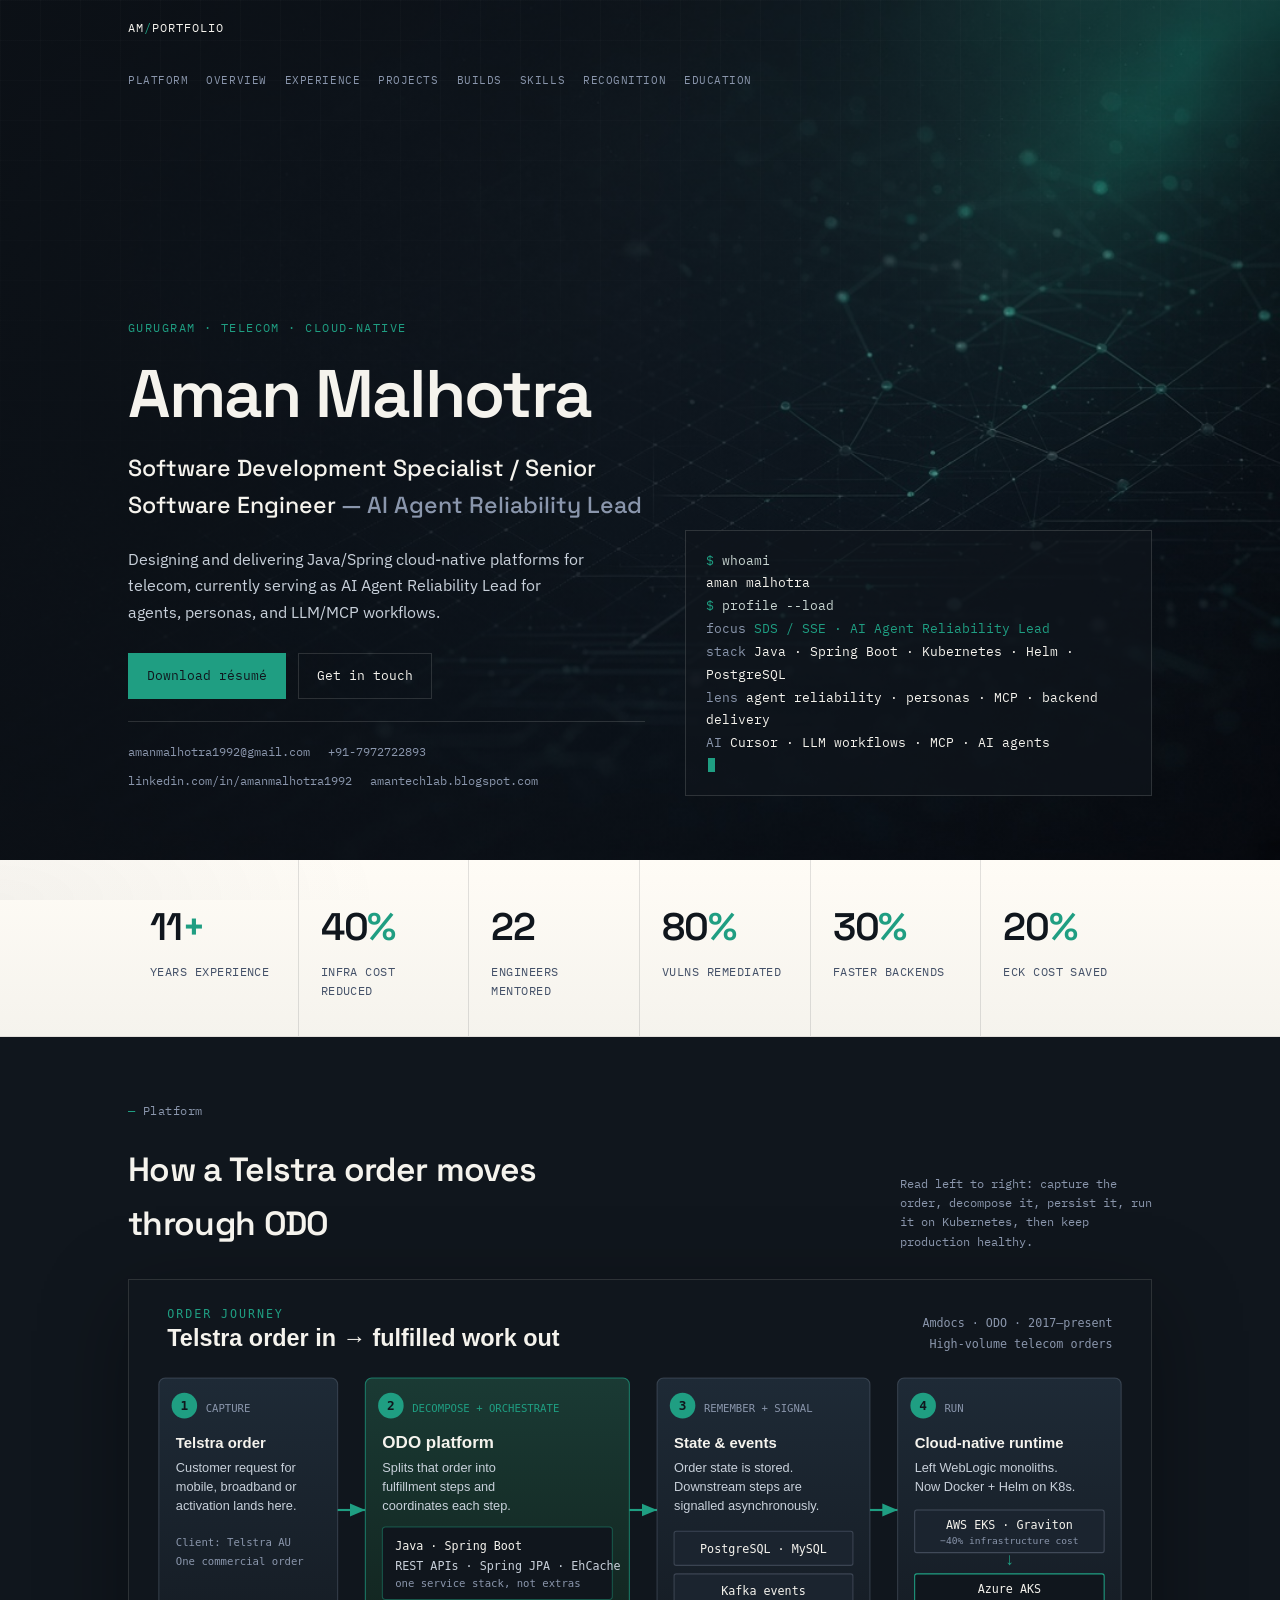
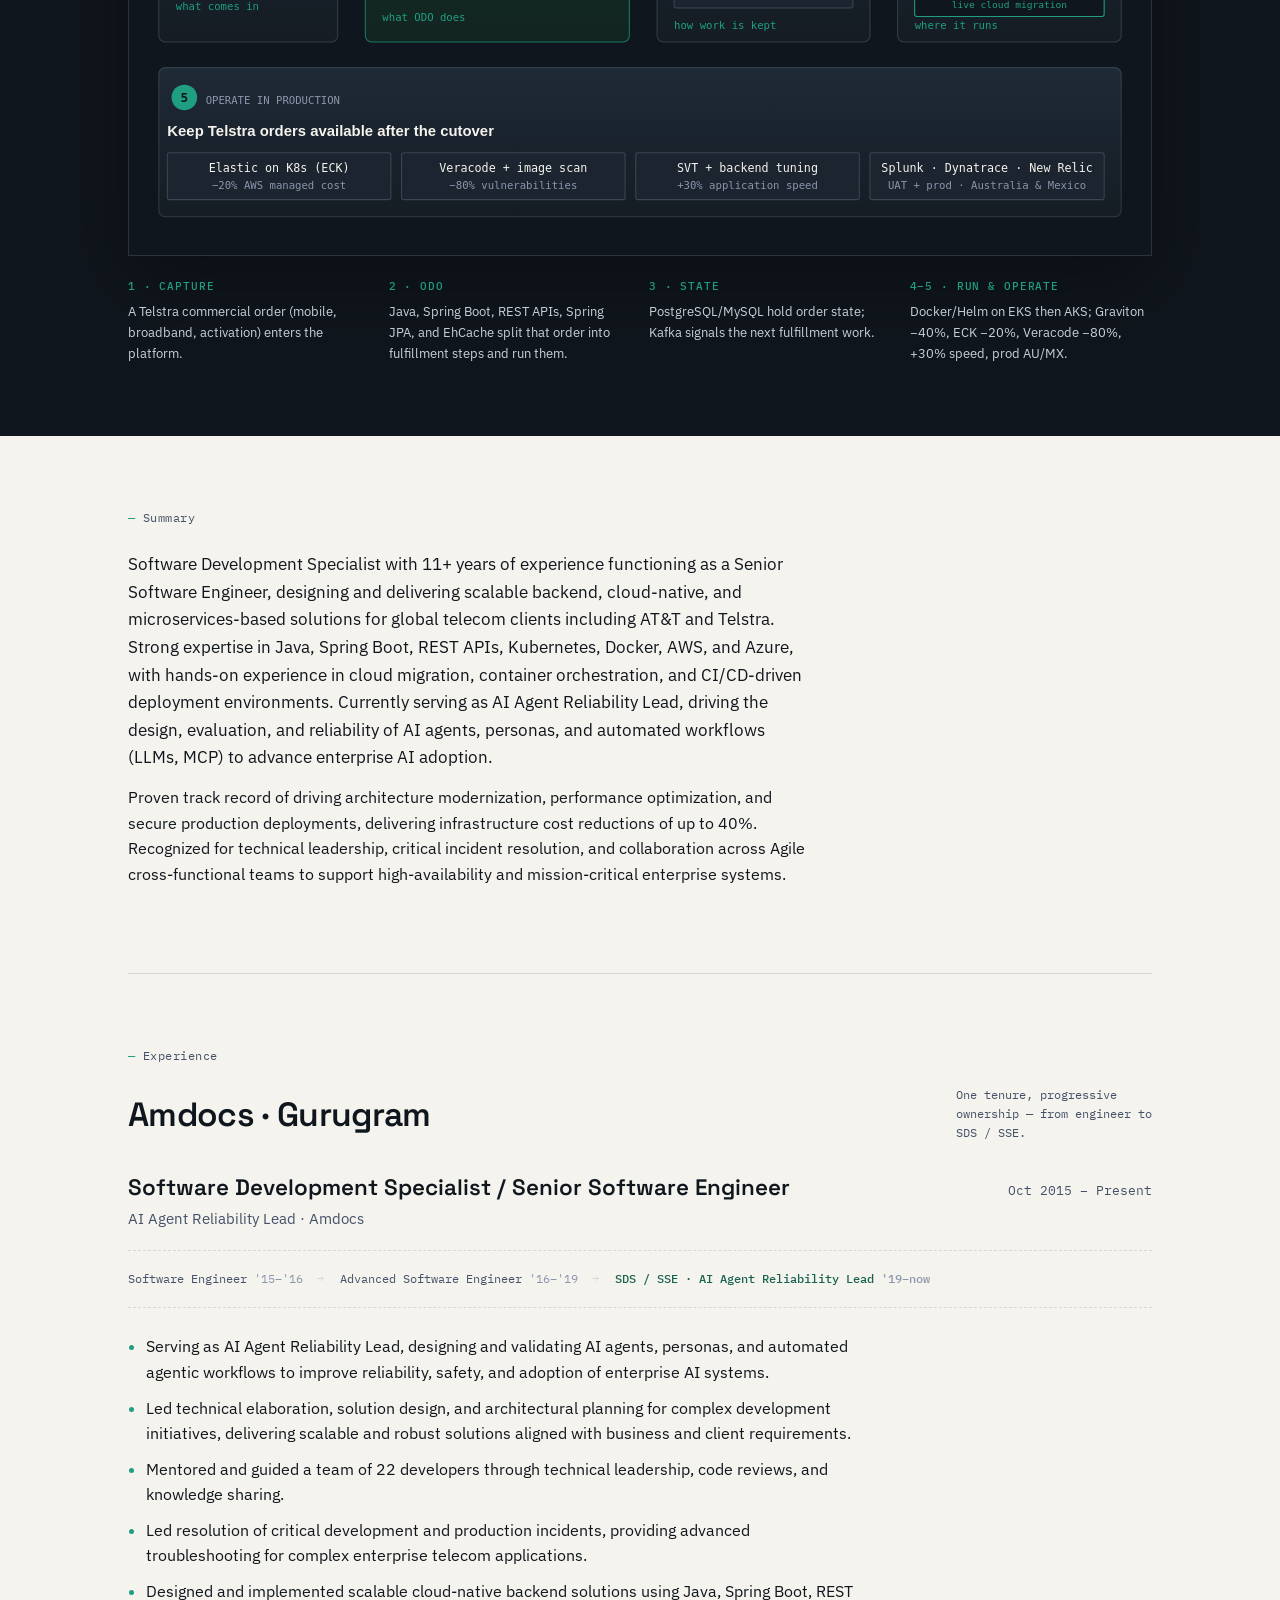
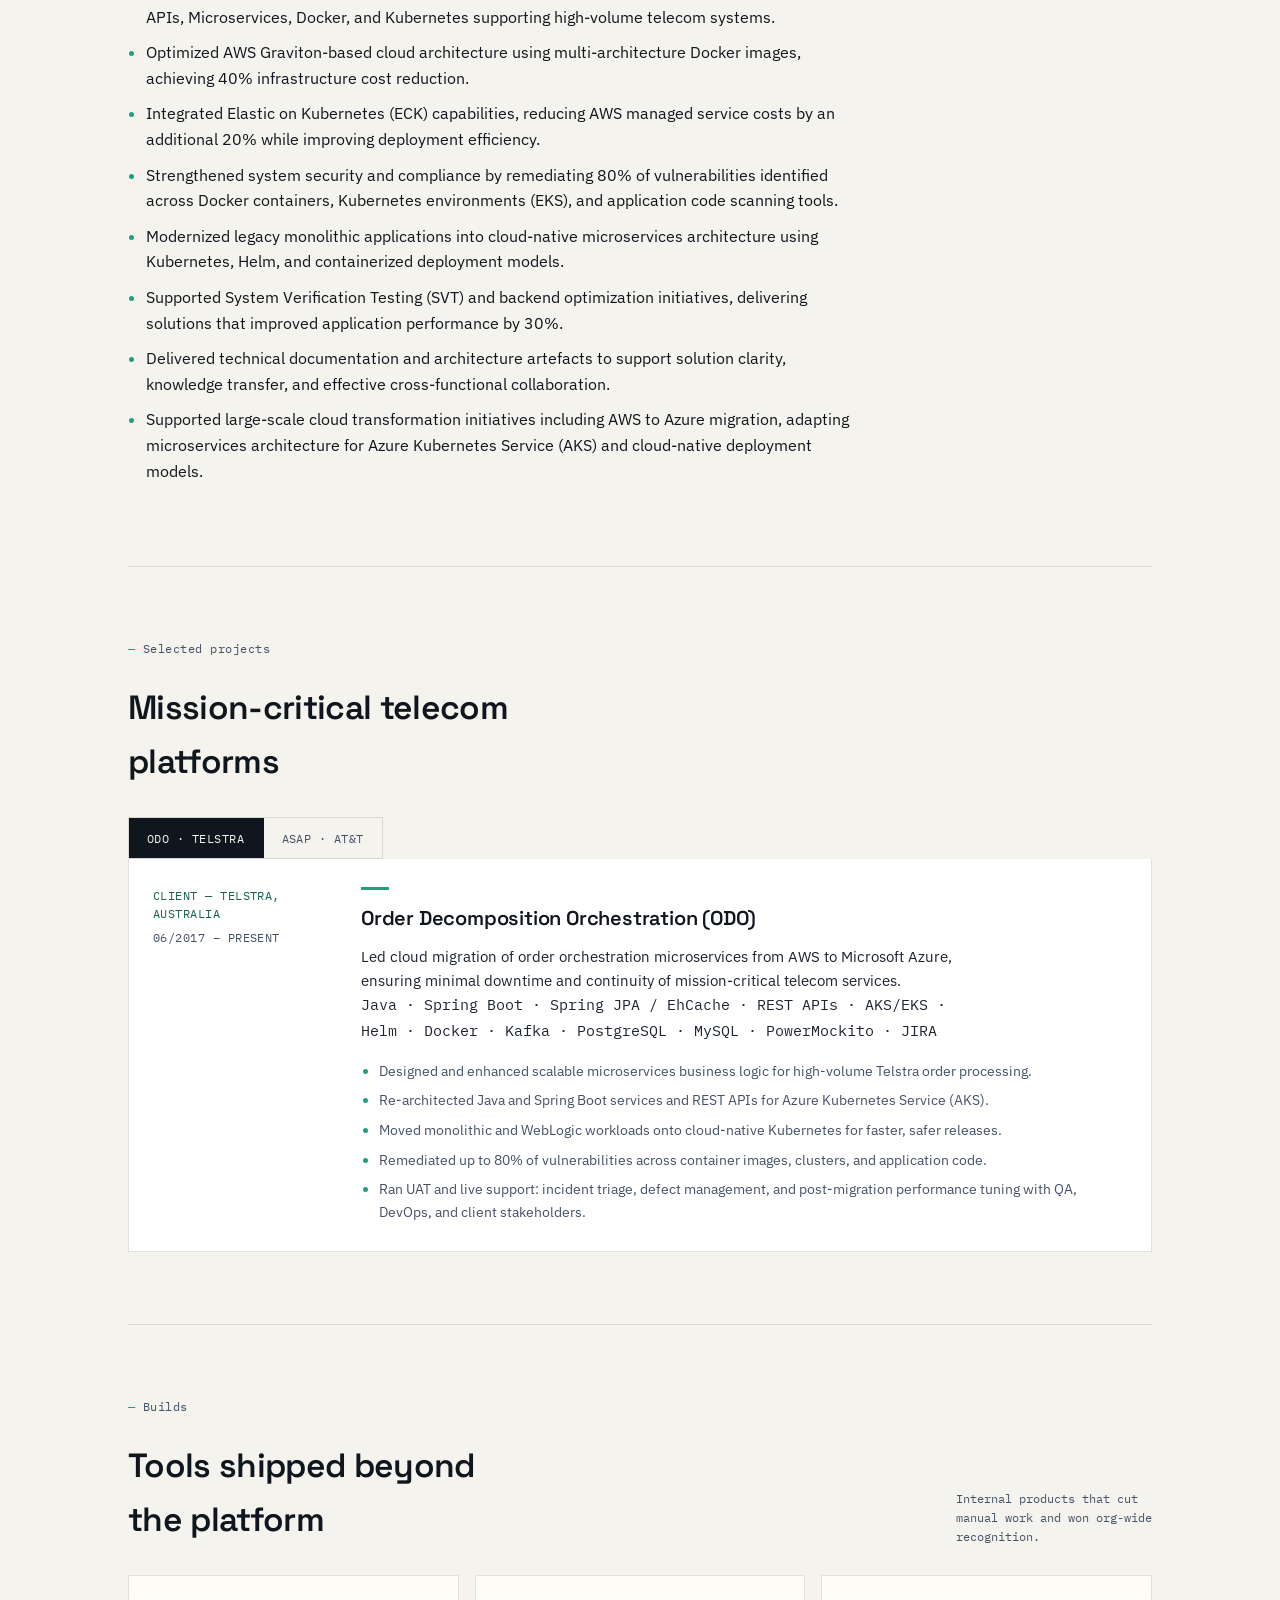
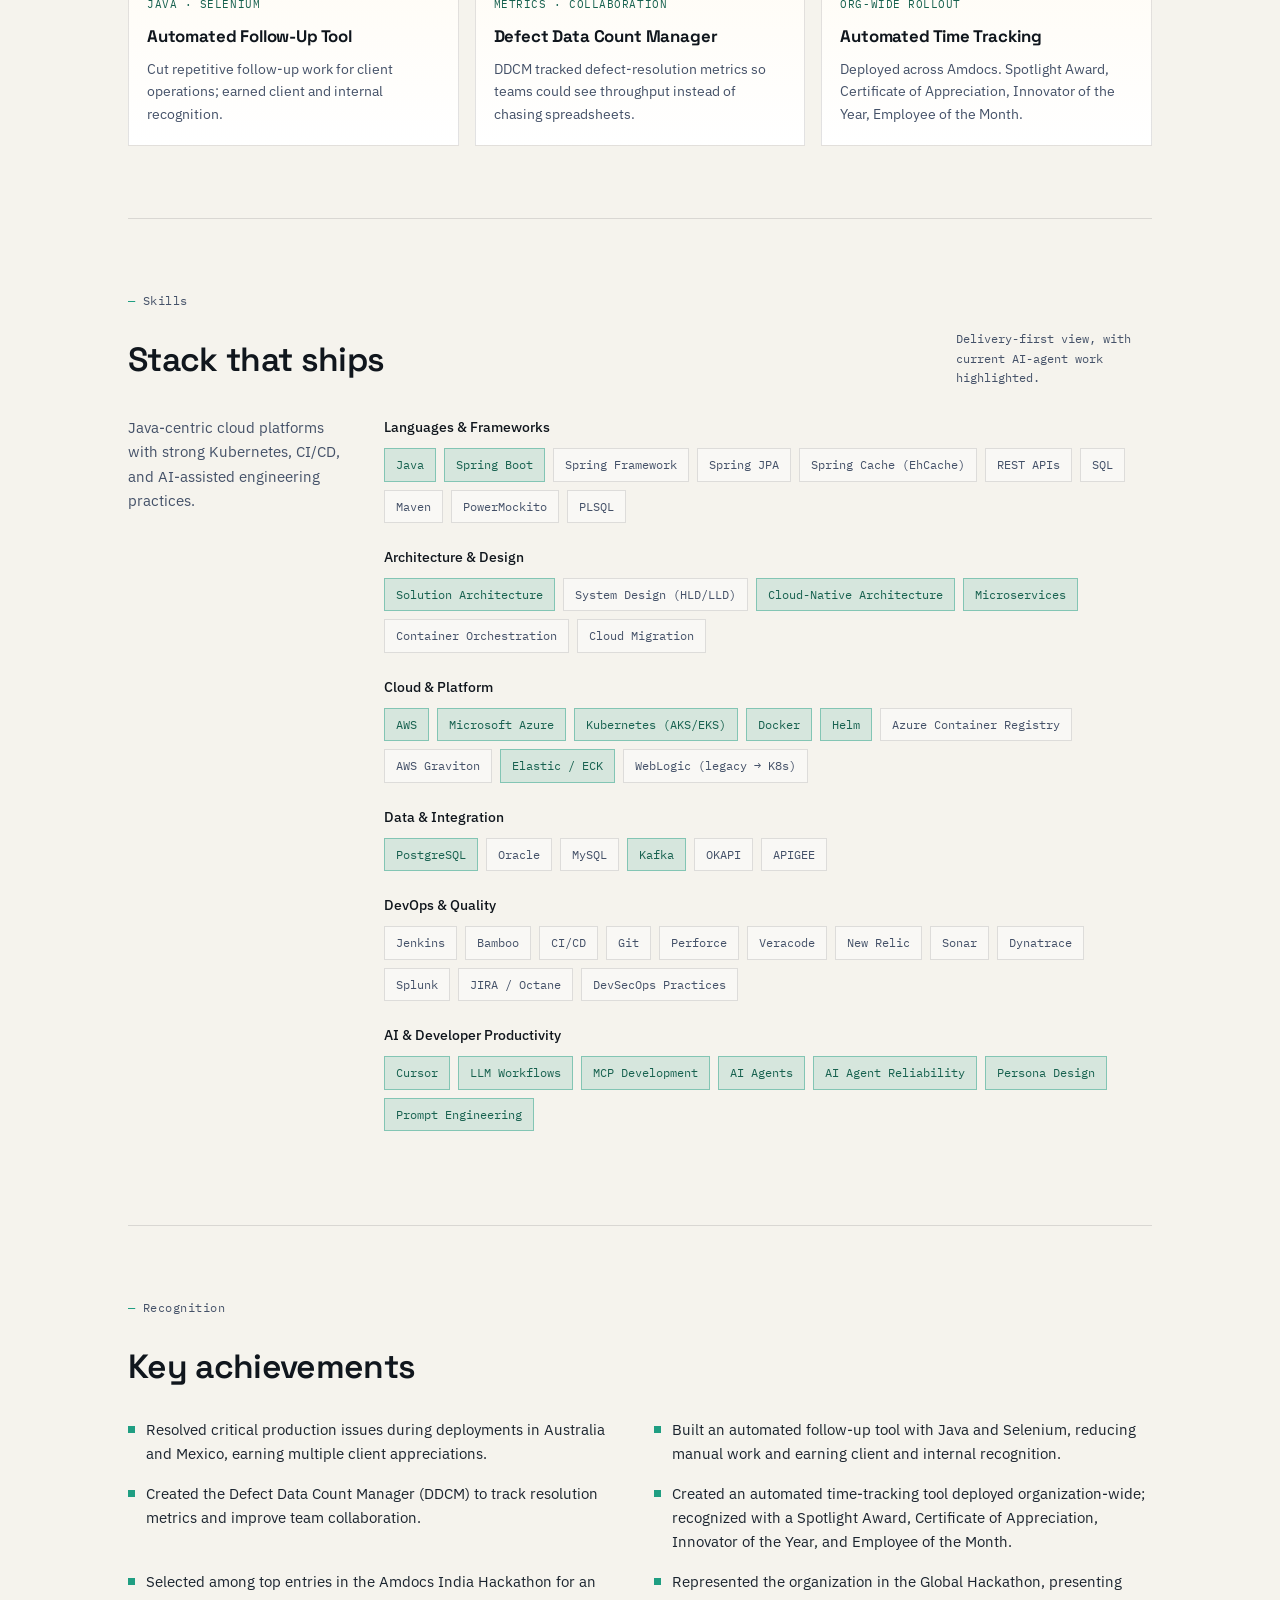
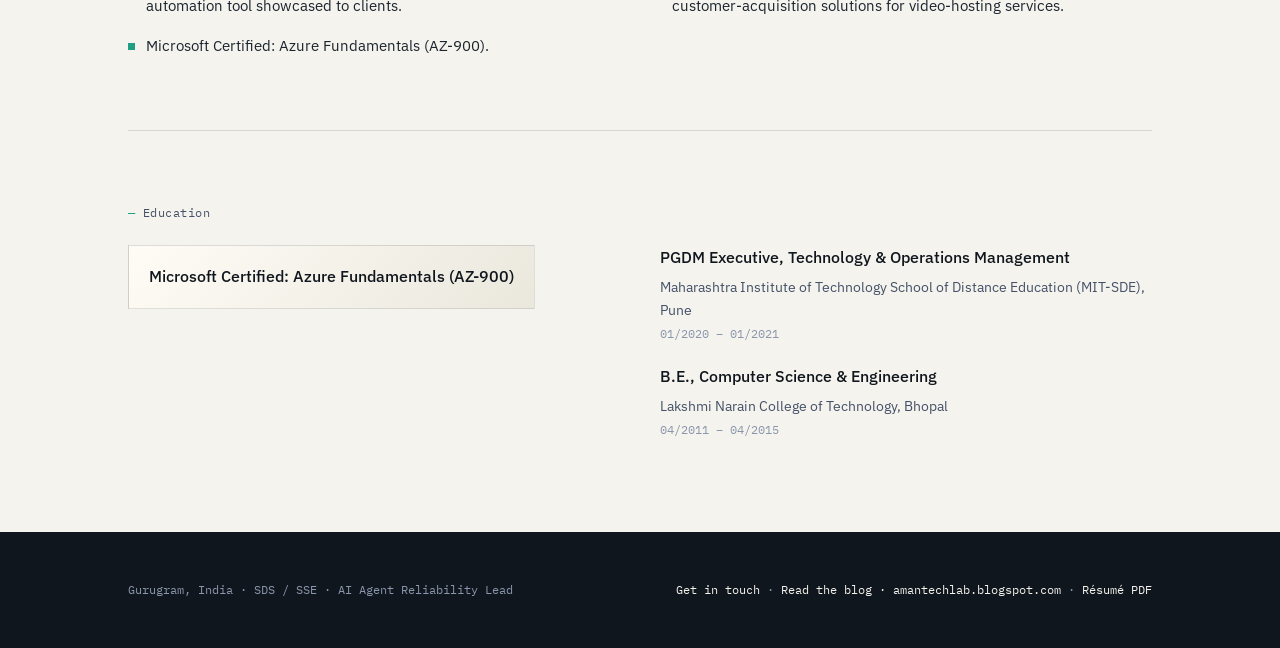
<file: specialist/index.html>
<!DOCTYPE html>
<html lang="en">
<head>
  <meta charset="UTF-8">
  <base href="../">
  <meta name="viewport" content="width=device-width, initial-scale=1.0">
  <title>Aman Malhotra — SDS / SSE · AI Agent Reliability Lead</title>
  <meta name="description" content="Aman Malhotra — Software Development Specialist / Senior Software Engineer and AI Agent Reliability Lead building cloud-native Java systems and production-ready AI agents.">
  <meta name="theme-color" content="#10161D">
  <link rel="icon" href="data:image/svg+xml,%3Csvg xmlns='http://www.w3.org/2000/svg' viewBox='0 0 32 32'%3E%3Crect width='32' height='32' fill='%2310161D'/%3E%3Ctext x='16' y='22' font-family='monospace' font-size='15' fill='%231F9E82' text-anchor='middle'%3EAM%3C/text%3E%3C/svg%3E">
  <link rel="preconnect" href="https://fonts.googleapis.com">
  <link rel="preconnect" href="https://fonts.gstatic.com" crossorigin>
  <link href="https://fonts.googleapis.com/css2?family=Space+Grotesk:wght@400;500;600;700&family=IBM+Plex+Sans:wght@400;500;600&family=IBM+Plex+Mono:wght@400;500&display=swap" rel="stylesheet">
  <link rel="stylesheet" href="css/styles.css">
  <noscript><style>.summary-block[data-role="specialist"], .bullets-role[data-role="specialist"] { display: block; }</style></noscript>
</head>
<body data-role="specialist">

  <header class="hero">
    <div class="hero-atmosphere" aria-hidden="true"></div>
    <div class="topbar">
      <div class="wrap">
        <a class="brand-mark" href="#top">AM<span>/</span>PORTFOLIO</a>
      </div>
    </div>
    <nav class="section-nav wrap" aria-label="Portfolio sections">
      <a href="#platform">Platform</a>
      <a href="#summary">Overview</a>
      <a href="#experience">Experience</a>
      <a href="#projects">Projects</a>
      <a href="#built">Builds</a>
      <a href="#skills">Skills</a>
      <a href="#achievements">Recognition</a>
      <a href="#edu">Education</a>
    </nav>

    <div class="wrap hero-grid" id="top">
      <div class="hero-copy">
        <p class="hero-kicker">Gurugram · Telecom · Cloud-native</p>
        <h1 class="hero-name">Aman Malhotra</h1>
        <p class="hero-role" data-bind="roleLine"><strong>Software Development Specialist / Senior Software Engineer</strong> — AI Agent Reliability Lead</p>
        <p class="hero-lede" data-bind="heroLede">Designing and delivering Java/Spring cloud-native platforms for telecom, currently serving as AI Agent Reliability Lead for agents, personas, and LLM/MCP workflows.</p>
        <div class="hero-actions">
          <a class="btn btn-primary" data-bind="resumeHref" href="Aman_Malhotra_SDS.pdf" target="_blank" rel="noopener">Download résumé</a>
          <a class="btn btn-ghost" href="mailto:amanmalhotra1992@gmail.com">Get in touch</a>
        </div>
        <nav class="contact-row" aria-label="Contact">
          <a href="mailto:amanmalhotra1992@gmail.com">amanmalhotra1992@gmail.com</a>
          <a href="tel:+917972722893">+91-7972722893</a>
          <a href="https://www.linkedin.com/in/amanmalhotra1992" target="_blank" rel="noopener">linkedin.com/in/amanmalhotra1992</a>
          <a href="https://amantechlab.blogspot.com" target="_blank" rel="noopener">amantechlab.blogspot.com</a>
        </nav>
      </div>

      <div class="profile-panel">
        <div class="terminal" id="terminal" aria-live="polite"></div>
      </div>
    </div>
  </header>

  <section class="impact" aria-label="Highlights">
    <div class="wrap">
      <div class="impact-item reveal">
        <p class="impact-value">11<span>+</span></p>
        <p class="impact-label">Years experience</p>
      </div>
      <div class="impact-item reveal">
        <p class="impact-value">40<span>%</span></p>
        <p class="impact-label">Infra cost reduced</p>
      </div>
      <div class="impact-item reveal">
        <p class="impact-value">22</p>
        <p class="impact-label">Engineers mentored</p>
      </div>
      <div class="impact-item reveal">
        <p class="impact-value">80<span>%</span></p>
        <p class="impact-label">Vulns remediated</p>
      </div>
      <div class="impact-item reveal">
        <p class="impact-value">30<span>%</span></p>
        <p class="impact-label">Faster backends</p>
      </div>
      <div class="impact-item reveal">
        <p class="impact-value">20<span>%</span></p>
        <p class="impact-label">ECK cost saved</p>
      </div>
    </div>
  </section>

  <section class="arch-board" id="platform" aria-label="Platform architecture">
    <div class="wrap">
      <div class="section-head">
        <div>
          <p class="section-label">Platform</p>
          <h2 class="section-title">How a Telstra order moves through ODO</h2>
        </div>
        <p class="section-note">Read left to right: capture the order, decompose it, persist it, run it on Kubernetes, then keep production healthy.</p>
      </div>
      <div class="arch-canvas">
        <img src="assets/topology.svg" alt="Five-step Telstra ODO flow: order capture, Java Spring Boot decomposition and orchestration with REST APIs JPA and EhCache, PostgreSQL MySQL and Kafka, AWS EKS Graviton migrating to Azure AKS, then production operations">
      </div>
      <div class="arch-legend">
        <p><strong>1 · Capture</strong> A Telstra commercial order (mobile, broadband, activation) enters the platform.</p>
        <p><strong>2 · ODO</strong> Java, Spring Boot, REST APIs, Spring JPA, and EhCache split that order into fulfillment steps and run them.</p>
        <p><strong>3 · State</strong> PostgreSQL/MySQL hold order state; Kafka signals the next fulfillment work.</p>
        <p><strong>4–5 · Run &amp; operate</strong> Docker/Helm on EKS then AKS; Graviton −40%, ECK −20%, Veracode −80%, +30% speed, prod AU/MX.</p>
      </div>
    </div>
  </section>

  <main class="wrap">
    <section id="summary" class="reveal">
      <p class="section-label">Summary</p>
      <div class="summary-block" data-role="architect">
        <p class="lede">Software Development Specialist with 11+ years of experience designing and delivering scalable cloud-native, backend, and microservices-based solutions for global telecom clients including AT&amp;T and Telstra. Strong expertise in solution architecture, Java, Spring Boot, REST APIs, Kubernetes, Docker, AWS, and Azure, with hands-on experience driving cloud migration, architecture modernization, and containerized deployment environments. Currently serving as AI Agent Reliability Lead, driving the design, evaluation, and reliability of AI agents, personas, and automated workflows (LLMs, MCP) to advance enterprise AI adoption.</p>
        <p>Proven track record of delivering scalable and secure enterprise systems, optimizing infrastructure costs by up to 40%, and supporting high-availability production platforms. Recognized for architectural planning, technical leadership, critical incident resolution, and collaboration across Agile cross-functional teams to deliver mission-critical telecom solutions.</p>
      </div>
      <div class="summary-block is-active" data-role="specialist">
        <p class="lede">Software Development Specialist with 11+ years of experience functioning as a Senior Software Engineer, designing and delivering scalable backend, cloud-native, and microservices-based solutions for global telecom clients including AT&amp;T and Telstra. Strong expertise in Java, Spring Boot, REST APIs, Kubernetes, Docker, AWS, and Azure, with hands-on experience in cloud migration, container orchestration, and CI/CD-driven deployment environments. Currently serving as AI Agent Reliability Lead, driving the design, evaluation, and reliability of AI agents, personas, and automated workflows (LLMs, MCP) to advance enterprise AI adoption.</p>
        <p>Proven track record of driving architecture modernization, performance optimization, and secure production deployments, delivering infrastructure cost reductions of up to 40%. Recognized for technical leadership, critical incident resolution, and collaboration across Agile cross-functional teams to support high-availability and mission-critical enterprise systems.</p>
      </div>
    </section>

    <section id="experience" class="reveal">
      <div class="section-head">
        <div>
          <p class="section-label">Experience</p>
          <h2 class="section-title">Amdocs · Gurugram</h2>
        </div>
        <p class="section-note" data-bind="tenureNote">One tenure, progressive ownership — from engineer to SDS / SSE.</p>
      </div>

      <div class="job-head">
        <div>
          <h3 class="job-title" data-bind="jobTitle">Software Development Specialist / Senior Software Engineer</h3>
          <div class="job-org" data-bind="jobOrg">AI Agent Reliability Lead · Amdocs</div>
        </div>
        <div class="job-dates">Oct 2015 – Present</div>
      </div>

      <div class="progression">
        <span class="stage">Software Engineer <span style="color:var(--steel-dark)">'15–'16</span></span>
        <span class="stage">Advanced Software Engineer <span style="color:var(--steel-dark)">'16–'19</span></span>
        <span class="stage current" data-bind="currentStage">SDS / SSE · AI Agent Reliability Lead <span style="color:var(--steel-dark)">'19–now</span></span>
      </div>

      <ul class="bullets bullets-role" data-role="architect">
        <li>Serving as AI Agent Reliability Lead, designing and validating AI agents, personas, and automated agentic workflows to improve reliability, safety, and adoption of enterprise AI systems.</li>
        <li>Led solution architecture, HLD/LLD preparation, technical elaboration, and architectural planning for complex development initiatives, delivering scalable solutions aligned with business and client requirements.</li>
        <li>Provided architectural guidance and technical leadership to a team of 22 developers through design reviews, code reviews, and knowledge sharing.</li>
        <li>Led resolution of critical development and production incidents, providing architectural troubleshooting and technical direction for enterprise telecom platforms.</li>
        <li>Designed and implemented scalable cloud-native backend solutions using Java, Spring Boot, REST APIs, Microservices, Docker, and Kubernetes supporting high-volume telecom systems.</li>
        <li>Optimized AWS Graviton-based cloud architecture using multi-architecture Docker images, achieving 40% infrastructure cost reduction.</li>
        <li>Integrated Elastic on Kubernetes (ECK), reducing AWS managed service costs by an additional 20% while improving deployment efficiency.</li>
        <li>Strengthened security and compliance by remediating 80% of vulnerabilities across containers, Kubernetes (EKS), and application code.</li>
        <li>Led modernization of legacy monolithic applications into cloud-native microservices architecture using Kubernetes, Helm, and containerized deployment models.</li>
        <li>Supported System Verification Testing (SVT) and backend optimization initiatives, delivering solutions that improved application performance by 30%.</li>
        <li>Delivered technical documentation and architecture artefacts to support solution clarity, knowledge transfer, and effective cross-functional collaboration.</li>
        <li>Led and supported cloud transformation and solution modernization initiatives, including AWS-to-Azure migration and microservices deployment on Azure Kubernetes Service (AKS).</li>
      </ul>
      <ul class="bullets bullets-role is-active" data-role="specialist">
        <li>Serving as AI Agent Reliability Lead, designing and validating AI agents, personas, and automated agentic workflows to improve reliability, safety, and adoption of enterprise AI systems.</li>
        <li>Led technical elaboration, solution design, and architectural planning for complex development initiatives, delivering scalable and robust solutions aligned with business and client requirements.</li>
        <li>Mentored and guided a team of 22 developers through technical leadership, code reviews, and knowledge sharing.</li>
        <li>Led resolution of critical development and production incidents, providing advanced troubleshooting for complex enterprise telecom applications.</li>
        <li>Designed and implemented scalable cloud-native backend solutions using Java, Spring Boot, REST APIs, Microservices, Docker, and Kubernetes supporting high-volume telecom systems.</li>
        <li>Optimized AWS Graviton-based cloud architecture using multi-architecture Docker images, achieving 40% infrastructure cost reduction.</li>
        <li>Integrated Elastic on Kubernetes (ECK) capabilities, reducing AWS managed service costs by an additional 20% while improving deployment efficiency.</li>
        <li>Strengthened system security and compliance by remediating 80% of vulnerabilities identified across Docker containers, Kubernetes environments (EKS), and application code scanning tools.</li>
        <li>Modernized legacy monolithic applications into cloud-native microservices architecture using Kubernetes, Helm, and containerized deployment models.</li>
        <li>Supported System Verification Testing (SVT) and backend optimization initiatives, delivering solutions that improved application performance by 30%.</li>
        <li>Delivered technical documentation and architecture artefacts to support solution clarity, knowledge transfer, and effective cross-functional collaboration.</li>
        <li>Supported large-scale cloud transformation initiatives including AWS to Azure migration, adapting microservices architecture for Azure Kubernetes Service (AKS) and cloud-native deployment models.</li>
      </ul>
    </section>

    <section id="projects" class="reveal">
      <div class="section-head">
        <div>
          <p class="section-label">Selected projects</p>
          <h2 class="section-title">Mission-critical telecom platforms</h2>
        </div>
      </div>
      <div class="project-tabs" role="tablist" aria-label="Selected projects">
        <button class="project-tab" type="button" role="tab" id="tab-odo" aria-controls="panel-odo" aria-selected="true">ODO · Telstra</button>
        <button class="project-tab" type="button" role="tab" id="tab-asap" aria-controls="panel-asap" aria-selected="false">ASAP · AT&amp;T</button>
      </div>
      <div class="project-panels">
        <article class="project odo is-active" id="panel-odo" role="tabpanel" aria-labelledby="tab-odo">
          <div class="project-meta">
            <span class="client">Client — Telstra, Australia</span>
            <span>06/2017 – Present</span>
          </div>
          <div>
            <div class="project-accent"></div>
            <h3 class="project-name">Order Decomposition Orchestration (ODO)</h3>
            <p>Led cloud migration of order orchestration microservices from AWS to Microsoft Azure, ensuring minimal downtime and continuity of mission-critical telecom services.</p>
            <p class="project-stack">Java · Spring Boot · Spring JPA / EhCache · REST APIs · AKS/EKS · Helm · Docker · Kafka · PostgreSQL · MySQL · PowerMockito · JIRA</p>
            <ul class="project-bullets">
              <li>Designed and enhanced scalable microservices business logic for high-volume Telstra order processing.</li>
              <li>Re-architected Java and Spring Boot services and REST APIs for Azure Kubernetes Service (AKS).</li>
              <li>Moved monolithic and WebLogic workloads onto cloud-native Kubernetes for faster, safer releases.</li>
              <li>Remediated up to 80% of vulnerabilities across container images, clusters, and application code.</li>
              <li>Ran UAT and live support: incident triage, defect management, and post-migration performance tuning with QA, DevOps, and client stakeholders.</li>
            </ul>
          </div>
        </article>
        <article class="project asap" id="panel-asap" role="tabpanel" aria-labelledby="tab-asap" hidden>
          <div class="project-meta">
            <span class="client">Client — AT&amp;T, US</span>
            <span>10/2015 – 05/2017</span>
          </div>
          <div>
            <div class="project-accent"></div>
            <h3 class="project-name">Store Ordering &amp; Activation Platform</h3>
            <p>Designed and enhanced core application features and CRM/dealer-channel integrations; automated repetitive QA workflows with Selenium, lifting operational efficiency by 20%.</p>
            <p class="project-stack">Core Java · Spring Framework · Maven · MySQL · PLSQL · HTML/CSS · Selenium WebDriver</p>
            <ul class="project-bullets">
              <li>Enhanced Core Java and Spring Framework features from business and user requirements.</li>
              <li>Integrated CRM and dealer-channel interfaces so store ordering and activation stayed in one flow.</li>
              <li>Automated repetitive QA with Java and Selenium WebDriver, lifting operational efficiency by 20%.</li>
              <li>Resolved enterprise defects and delivered knowledge transfer to onshore teams.</li>
            </ul>
          </div>
        </article>
      </div>
    </section>

    <section id="built" class="reveal">
      <div class="section-head">
        <div>
          <p class="section-label">Builds</p>
          <h2 class="section-title">Tools shipped beyond the platform</h2>
        </div>
        <p class="section-note">Internal products that cut manual work and won org-wide recognition.</p>
      </div>
      <div class="built-grid">
        <article class="built-card">
          <span class="tag">Java · Selenium</span>
          <h3>Automated Follow-Up Tool</h3>
          <p>Cut repetitive follow-up work for client operations; earned client and internal recognition.</p>
        </article>
        <article class="built-card">
          <span class="tag">Metrics · collaboration</span>
          <h3>Defect Data Count Manager</h3>
          <p>DDCM tracked defect-resolution metrics so teams could see throughput instead of chasing spreadsheets.</p>
        </article>
        <article class="built-card">
          <span class="tag">Org-wide rollout</span>
          <h3>Automated Time Tracking</h3>
          <p>Deployed across Amdocs. Spotlight Award, Certificate of Appreciation, Innovator of the Year, Employee of the Month.</p>
        </article>
      </div>
    </section>

    <section id="skills" class="reveal">
      <div class="section-head">
        <div>
          <p class="section-label">Skills</p>
          <h2 class="section-title">Stack that ships</h2>
        </div>
        <p class="section-note" data-bind="skillsNote">Delivery-first view for SDS / SSE roles.</p>
      </div>
      <div class="skills-layout">
        <p class="skills-intro">Java-centric cloud platforms with strong Kubernetes, CI/CD, and AI-assisted engineering practices.</p>
        <div>
          <div class="skill-group" data-skill-order="architecture">
            <p class="skill-group-name">Architecture &amp; Design</p>
            <div class="chips">
              <span class="chip featured">Solution Architecture</span>
              <span class="chip">System Design (HLD/LLD)</span>
              <span class="chip featured">Cloud-Native Architecture</span>
              <span class="chip featured">Microservices</span>
              <span class="chip">Container Orchestration</span>
              <span class="chip">Cloud Migration</span>
            </div>
          </div>
          <div class="skill-group" data-skill-order="languages">
            <p class="skill-group-name">Languages &amp; Frameworks</p>
            <div class="chips">
              <span class="chip featured">Java</span>
              <span class="chip featured">Spring Boot</span>
              <span class="chip">Spring Framework</span>
              <span class="chip">Spring JPA</span>
              <span class="chip">Spring Cache (EhCache)</span>
              <span class="chip">REST APIs</span>
              <span class="chip">SQL</span>
              <span class="chip">Maven</span>
              <span class="chip">PowerMockito</span>
              <span class="chip">PLSQL</span>
            </div>
          </div>
          <div class="skill-group">
            <p class="skill-group-name">Cloud &amp; Platform</p>
            <div class="chips">
              <span class="chip featured">AWS</span>
              <span class="chip featured">Microsoft Azure</span>
              <span class="chip featured">Kubernetes (AKS/EKS)</span>
              <span class="chip featured">Docker</span>
              <span class="chip featured">Helm</span>
              <span class="chip">Azure Container Registry</span>
              <span class="chip">AWS Graviton</span>
              <span class="chip featured">Elastic / ECK</span>
              <span class="chip">WebLogic (legacy → K8s)</span>
            </div>
          </div>
          <div class="skill-group">
            <p class="skill-group-name">Data &amp; Integration</p>
            <div class="chips">
              <span class="chip featured">PostgreSQL</span>
              <span class="chip">Oracle</span>
              <span class="chip">MySQL</span>
              <span class="chip featured">Kafka</span>
              <span class="chip">OKAPI</span>
              <span class="chip">APIGEE</span>
            </div>
          </div>
          <div class="skill-group">
            <p class="skill-group-name">DevOps &amp; Quality</p>
            <div class="chips">
              <span class="chip">Jenkins</span>
              <span class="chip">Bamboo</span>
              <span class="chip">CI/CD</span>
              <span class="chip">Git</span>
              <span class="chip">Perforce</span>
              <span class="chip">Veracode</span>
              <span class="chip">New Relic</span>
              <span class="chip">Sonar</span>
              <span class="chip">Dynatrace</span>
              <span class="chip">Splunk</span>
              <span class="chip">JIRA / Octane</span>
              <span class="chip">DevSecOps Practices</span>
            </div>
          </div>
          <div class="skill-group">
            <p class="skill-group-name">AI &amp; Developer Productivity</p>
            <div class="chips">
              <span class="chip featured">Cursor</span>
              <span class="chip featured">LLM Workflows</span>
              <span class="chip featured">MCP Development</span>
              <span class="chip featured">AI Agents</span>
              <span class="chip featured">AI Agent Reliability</span>
              <span class="chip featured">Persona Design</span>
              <span class="chip featured">Prompt Engineering</span>
            </div>
          </div>
        </div>
      </div>
    </section>

    <section id="achievements" class="reveal">
      <p class="section-label">Recognition</p>
      <h2 class="section-title" style="margin-bottom:24px;">Key achievements</h2>
      <ul class="achieve-list">
        <li>Resolved critical production issues during deployments in Australia and Mexico, earning multiple client appreciations.</li>
        <li>Built an automated follow-up tool with Java and Selenium, reducing manual work and earning client and internal recognition.</li>
        <li>Created the Defect Data Count Manager (DDCM) to track resolution metrics and improve team collaboration.</li>
        <li>Created an automated time-tracking tool deployed organization-wide; recognized with a Spotlight Award, Certificate of Appreciation, Innovator of the Year, and Employee of the Month.</li>
        <li>Selected among top entries in the Amdocs India Hackathon for an automation tool showcased to clients.</li>
        <li>Represented the organization in the Global Hackathon, presenting customer-acquisition solutions for video-hosting services.</li>
        <li>Microsoft Certified: Azure Fundamentals (AZ-900).</li>
      </ul>
    </section>

    <section id="edu" class="reveal">
      <p class="section-label">Education</p>
      <div class="grid-two">
        <div>
          <div class="cert-badge">
            <p class="edu-degree">Microsoft Certified: Azure Fundamentals (AZ-900)</p>
          </div>
        </div>
        <div>
          <div class="edu-item">
            <p class="edu-degree">PGDM Executive, Technology &amp; Operations Management</p>
            <p class="edu-school">Maharashtra Institute of Technology School of Distance Education (MIT-SDE), Pune</p>
            <p class="edu-dates">01/2020 – 01/2021</p>
          </div>
          <div class="edu-item">
            <p class="edu-degree">B.E., Computer Science &amp; Engineering</p>
            <p class="edu-school">Lakshmi Narain College of Technology, Bhopal</p>
            <p class="edu-dates">04/2011 – 04/2015</p>
          </div>
        </div>
      </div>
    </section>
  </main>

  <footer>
    <div class="wrap">
      <span>Gurugram, India · <span data-bind="footerRole">SDS / SSE · AI Agent Reliability Lead</span></span>
      <span>
        <a href="mailto:amanmalhotra1992@gmail.com">Get in touch</a>
        ·
        <a href="https://amantechlab.blogspot.com" target="_blank" rel="noopener">Read the blog · amantechlab.blogspot.com</a>
        ·
        <a data-bind="resumeHref" href="Aman_Malhotra_SDS.pdf" target="_blank" rel="noopener">Résumé PDF</a>
      </span>
    </div>
  </footer>

  <script src="js/main.js"></script>
</body>
</html>
</file>
<file: css/styles.css>
:root {
  --ink: #10161D;
  --ink-soft: #1B242F;
  --ink-mid: #243040;
  --paper: #F5F3ED;
  --paper-dim: #EAE7DD;
  --paper-bright: #FFFCF6;
  --steel: #445168;
  --steel-dark: #8A96AC;
  --signal: #1F9E82;
  --signal-dim: #17614F;
  --signal-soft: rgba(31, 158, 130, 0.14);
  --line-light: rgba(16, 22, 29, 0.12);
  --line-dark: rgba(245, 243, 237, 0.14);
  --display: "Space Grotesk", sans-serif;
  --body: "IBM Plex Sans", sans-serif;
  --mono: "IBM Plex Mono", monospace;
  --ease: cubic-bezier(0.22, 1, 0.36, 1);
}

* { box-sizing: border-box; }

html { scroll-behavior: smooth; }

body {
  margin: 0;
  background: var(--paper);
  color: var(--ink);
  font-family: var(--body);
  font-size: 16px;
  line-height: 1.6;
  -webkit-font-smoothing: antialiased;
}

body::before {
  content: "";
  position: fixed;
  inset: 0;
  pointer-events: none;
  z-index: 0;
  background-image:
    radial-gradient(ellipse 80% 50% at 100% 0%, rgba(31, 158, 130, 0.06), transparent 55%),
    radial-gradient(ellipse 60% 40% at 0% 100%, rgba(68, 81, 104, 0.05), transparent 50%);
}

.wrap {
  max-width: 1080px;
  margin: 0 auto;
  padding: 0 28px;
  position: relative;
  z-index: 1;
}

a { color: inherit; }

img { max-width: 100%; display: block; }

/* ---------- TOP BAR ---------- */
.topbar {
  position: absolute;
  top: 0;
  left: 0;
  right: 0;
  z-index: 5;
  padding: 18px 0;
}

.topbar .wrap {
  display: flex;
  align-items: center;
  justify-content: space-between;
  gap: 16px;
}

.section-nav {
  position: absolute;
  top: 72px;
  left: 0;
  right: 0;
  display: flex;
  flex-wrap: wrap;
  gap: 6px 18px;
  z-index: 4;
}

.section-nav a {
  color: var(--steel-dark);
  font-family: var(--mono);
  font-size: 0.68rem;
  letter-spacing: 0.05em;
  text-decoration: none;
  text-transform: uppercase;
}

.section-nav a:hover { color: var(--signal); }

.brand-mark {
  font-family: var(--mono);
  font-size: 0.78rem;
  letter-spacing: 0.08em;
  color: var(--paper);
  text-decoration: none;
}

.brand-mark span { color: var(--signal); }

/* Role switcher removed: send ?role=specialist or ?role=architect only. */

/* ---------- HERO ---------- */
.hero {
  position: relative;
  min-height: min(100vh, 860px);
  background-color: var(--ink);
  color: var(--paper);
  overflow: hidden;
  display: flex;
  align-items: flex-end;
  padding: 110px 0 64px;
}

.hero-atmosphere {
  position: absolute;
  inset: 0;
  background-color: #0C1117;
  background-image:
    linear-gradient(105deg, rgba(12, 17, 23, 0.92) 0%, rgba(16, 22, 29, 0.55) 42%, rgba(16, 22, 29, 0.28) 100%),
    url("../assets/hero-atmosphere.png");
  background-size: cover;
  background-position: right center;
}

.hero-atmosphere::after {
  content: "";
  position: absolute;
  inset: 0;
  background-image:
    linear-gradient(rgba(245, 243, 237, 0.035) 1px, transparent 1px),
    linear-gradient(90deg, rgba(245, 243, 237, 0.035) 1px, transparent 1px);
  background-size: 40px 40px;
  mask-image: linear-gradient(180deg, rgba(0,0,0,0.55), transparent 80%);
}

.hero-grid {
  position: relative;
  z-index: 2;
  display: grid;
  grid-template-columns: 1.05fr 0.95fr;
  gap: 40px;
  align-items: end;
  width: 100%;
}

@media (max-width: 900px) {
  .hero {
    min-height: auto;
    padding: 140px 0 48px;
    align-items: stretch;
  }
  .hero-grid {
    grid-template-columns: 1fr;
    gap: 36px;
  }
}

.hero-copy {
  display: flex;
  flex-direction: column;
  gap: 22px;
  max-width: 560px;
  animation: rise 0.9s var(--ease) both;
}

.hero-kicker {
  font-family: var(--mono);
  font-size: 0.75rem;
  color: var(--signal);
  letter-spacing: 0.12em;
  text-transform: uppercase;
  margin: 0;
}

.hero-name {
  font-family: var(--display);
  font-weight: 600;
  font-size: clamp(2.6rem, 6vw, 4.2rem);
  line-height: 1.02;
  margin: 0;
  letter-spacing: -0.03em;
}

.hero-role {
  font-family: var(--display);
  font-weight: 500;
  font-size: clamp(1.15rem, 2.2vw, 1.45rem);
  color: var(--steel-dark);
  margin: 0;
  min-height: 1.4em;
  transition: opacity 0.3s var(--ease);
}

.hero-role strong {
  color: var(--paper);
  font-weight: 500;
}

.hero-lede {
  margin: 0;
  color: #C8D0DA;
  font-size: 1.02rem;
  max-width: 46ch;
  transition: opacity 0.3s var(--ease);
}

.hero-actions {
  display: flex;
  flex-wrap: wrap;
  gap: 12px;
  margin-top: 6px;
}

.btn {
  display: inline-flex;
  align-items: center;
  justify-content: center;
  gap: 8px;
  font-family: var(--mono);
  font-size: 0.8rem;
  text-decoration: none;
  padding: 12px 18px;
  border: 1px solid transparent;
  transition: background 0.25s var(--ease), color 0.25s var(--ease), border-color 0.25s var(--ease), transform 0.25s var(--ease);
}

.btn-primary {
  background: var(--signal);
  color: var(--ink);
}

.btn-primary:hover {
  background: #27b794;
  transform: translateY(-1px);
}

.btn-ghost {
  background: transparent;
  color: var(--paper);
  border-color: var(--line-dark);
}

.btn-ghost:hover {
  border-color: var(--signal);
  color: var(--signal);
}

.contact-row {
  display: flex;
  flex-wrap: wrap;
  gap: 0 18px;
  border-top: 1px solid var(--line-dark);
  padding-top: 16px;
}

.contact-row a {
  font-family: var(--mono);
  font-size: 0.78rem;
  color: var(--steel-dark);
  text-decoration: none;
  padding: 4px 0;
  border-bottom: 1px solid transparent;
}

.contact-row a:hover {
  color: var(--signal);
  border-bottom-color: var(--signal);
}

/* Profile console */
.profile-panel {
  display: flex;
  flex-direction: column;
  gap: 18px;
  animation: rise 1s var(--ease) 0.12s both;
}

.terminal {
  background: rgba(16, 22, 29, 0.72);
  border: 1px solid var(--line-dark);
  backdrop-filter: blur(10px);
  padding: 18px 20px;
  font-family: var(--mono);
  font-size: 0.84rem;
  color: #C9D6D2;
  min-height: 228px;
  line-height: 1.7;
}

.terminal .prompt { color: var(--signal); }
.terminal .key { color: var(--steel-dark); }
.terminal .val { color: var(--paper); }
.terminal .accent { color: var(--signal); }
.terminal .cursor {
  display: inline-block;
  width: 7px;
  height: 14px;
  background: var(--signal);
  vertical-align: -2px;
  margin-left: 2px;
  animation: blink 1s steps(1) infinite;
}

.topology-frame {
  position: relative;
  border: 1px solid var(--line-dark);
  background:
    linear-gradient(180deg, rgba(27, 36, 47, 0.55), rgba(16, 22, 29, 0.2));
  overflow: hidden;
}

.topology-frame img,
.topology-frame object,
.topology-frame svg {
  width: 100%;
  height: auto;
  opacity: 0.95;
  display: block;
}

.topology-caption {
  position: absolute;
  left: 14px;
  bottom: 12px;
  font-family: var(--mono);
  font-size: 0.68rem;
  color: var(--steel-dark);
  letter-spacing: 0.06em;
  text-transform: uppercase;
}

.arch-board {
  background: var(--ink);
  color: var(--paper);
  padding: 64px 0 72px;
  border-bottom: 1px solid var(--line-light);
}

.arch-board .section-label { color: var(--steel-dark); }
.arch-board .section-title { color: var(--paper); max-width: 22ch; }
.arch-board .section-note { color: var(--steel-dark); max-width: 36ch; }

.arch-canvas {
  margin-top: 8px;
  border: 1px solid var(--line-dark);
  background: #0C1117;
  box-shadow: 0 24px 80px rgba(0, 0, 0, 0.35);
}

.arch-canvas svg,
.arch-canvas img { width: 100%; height: auto; display: block; }

.arch-legend {
  display: grid;
  grid-template-columns: repeat(4, 1fr);
  gap: 18px;
  margin-top: 22px;
}

.arch-legend p {
  margin: 0;
  font-size: 0.82rem;
  color: #C8D0DA;
  max-width: none;
}

.arch-legend strong {
  display: block;
  font-family: var(--mono);
  font-size: 0.68rem;
  letter-spacing: 0.08em;
  text-transform: uppercase;
  color: var(--signal);
  margin-bottom: 6px;
  font-weight: 500;
}

@media (max-width: 800px) {
  .arch-legend { grid-template-columns: 1fr 1fr; }
}

@keyframes blink { 50% { opacity: 0; } }

@keyframes rise {
  from { opacity: 0; transform: translateY(18px); }
  to { opacity: 1; transform: translateY(0); }
}

@media (prefers-reduced-motion: reduce) {
  .terminal .cursor { animation: none; }
  .hero-copy,
  .profile-panel,
  .reveal { animation: none !important; opacity: 1 !important; transform: none !important; }
}

/* Topology pulse via CSS if inline SVG is injected */
.topology-frame .pulse {
  animation: pulseDot 2.8s ease-in-out infinite;
}
.topology-frame .pulse.delay { animation-delay: 0.7s; }
.topology-frame .pulse.delay2 { animation-delay: 1.4s; }

@keyframes pulseDot {
  0%, 100% { opacity: 0.25; }
  50% { opacity: 1; }
}

/* ---------- SECTIONS ---------- */
main { position: relative; z-index: 1; }

section {
  padding: 72px 0;
  border-bottom: 1px solid var(--line-light);
}

section:last-of-type { border-bottom: none; }

.section-label {
  font-family: var(--mono);
  font-size: 0.78rem;
  color: var(--steel);
  margin: 0 0 22px;
  letter-spacing: 0.04em;
}

.section-label::before {
  content: "— ";
  color: var(--signal);
}

.section-head {
  display: flex;
  justify-content: space-between;
  align-items: end;
  gap: 20px;
  margin-bottom: 28px;
  flex-wrap: wrap;
}

.section-title {
  font-family: var(--display);
  font-size: clamp(1.6rem, 3vw, 2.1rem);
  font-weight: 600;
  margin: 0;
  letter-spacing: -0.02em;
  max-width: 18ch;
}

.section-note {
  font-family: var(--mono);
  font-size: 0.75rem;
  color: var(--steel);
  max-width: 28ch;
  margin: 0;
}

p { margin: 0 0 14px; max-width: 68ch; }

.lede {
  font-size: 1.08rem;
  color: var(--ink);
}

.summary-block[data-role] { display: none; }
.summary-block.is-active { display: block; }

/* Impact strip */
.impact {
  background:
    linear-gradient(180deg, var(--paper-bright), var(--paper));
  border-bottom: 1px solid var(--line-light);
  padding: 0;
}

.impact .wrap {
  display: grid;
  grid-template-columns: repeat(6, 1fr);
  gap: 0;
}

.impact-item {
  padding: 36px 22px;
  border-right: 1px solid var(--line-light);
}

.impact-item:last-child { border-right: none; }

.impact-value {
  font-family: var(--display);
  font-size: clamp(1.8rem, 3.5vw, 2.4rem);
  font-weight: 600;
  color: var(--ink);
  letter-spacing: -0.03em;
  margin: 0 0 6px;
}

.impact-value span { color: var(--signal); }

.impact-label {
  font-family: var(--mono);
  font-size: 0.72rem;
  color: var(--steel);
  letter-spacing: 0.04em;
  text-transform: uppercase;
  margin: 0;
}

@media (max-width: 1100px) {
  .impact .wrap { grid-template-columns: repeat(3, 1fr); }
  .impact-item:nth-child(3n) { border-right: none; }
  .impact-item:nth-child(-n+3) { border-bottom: 1px solid var(--line-light); }
}

@media (max-width: 640px) {
  .impact .wrap { grid-template-columns: 1fr 1fr; }
  .impact-item { border-right: 1px solid var(--line-light); border-bottom: 1px solid var(--line-light); }
  .impact-item:nth-child(2n) { border-right: none; }
  .impact-item:nth-last-child(-n+2) { border-bottom: none; }
}

/* Experience */
.job-head {
  display: flex;
  justify-content: space-between;
  align-items: baseline;
  gap: 16px;
  flex-wrap: wrap;
  margin-bottom: 8px;
}

.job-title {
  font-family: var(--display);
  font-weight: 600;
  font-size: 1.4rem;
  margin: 0;
}

.job-org { color: var(--steel); font-size: 0.95rem; }

.job-dates {
  font-family: var(--mono);
  font-size: 0.8rem;
  color: var(--steel);
  white-space: nowrap;
}

.progression {
  display: flex;
  flex-wrap: wrap;
  gap: 0;
  margin: 20px 0 26px;
  font-family: var(--mono);
  font-size: 0.78rem;
  color: var(--steel);
  padding: 14px 0;
  border-top: 1px dashed var(--line-light);
  border-bottom: 1px dashed var(--line-light);
}

.progression .stage {
  padding: 4px 16px 4px 0;
  position: relative;
}

.progression .stage:not(:last-child)::after {
  content: "→";
  color: var(--line-light);
  margin-left: 14px;
}

.progression .stage.current {
  color: var(--signal-dim);
  font-weight: 500;
}

.bullets-role[data-role] { display: none; }
.bullets-role.is-active { display: block; }

ul.bullets {
  margin: 0;
  padding-left: 18px;
}

ul.bullets li { margin-bottom: 10px; max-width: 72ch; }
ul.bullets li::marker { color: var(--signal); }

/* Projects — tabbed panels */
.project-tabs {
  display: flex;
  gap: 0;
  border: 1px solid var(--line-light);
  width: fit-content;
  max-width: 100%;
  margin-bottom: 0;
}

.project-tab {
  appearance: none;
  border: 0;
  background: transparent;
  font-family: var(--mono);
  font-size: 0.78rem;
  letter-spacing: 0.04em;
  text-transform: uppercase;
  color: var(--steel);
  padding: 12px 18px;
  cursor: pointer;
  border-right: 1px solid var(--line-light);
}

.project-tab:last-child { border-right: 0; }

.project-tab[aria-selected="true"] {
  background: var(--ink);
  color: var(--paper);
}

.project-tab:hover:not([aria-selected="true"]) {
  color: var(--signal-dim);
}

.project-panels {
  border: 1px solid var(--line-light);
  border-top: 0;
  background: #fff;
}

.project {
  display: grid;
  grid-template-columns: 180px 1fr;
  gap: 28px;
  padding: 28px 24px;
  align-items: start;
}

.project[hidden] { display: none !important; }

@media (max-width: 700px) {
  .project { grid-template-columns: 1fr; gap: 10px; }
  .section-nav { gap: 5px 12px; }
}

.project-meta {
  font-family: var(--mono);
  font-size: 0.72rem;
  color: var(--steel);
  letter-spacing: 0.04em;
  text-transform: uppercase;
}

.project-meta .client {
  display: block;
  color: var(--signal-dim);
  margin-bottom: 6px;
}

.project-name {
  font-family: var(--display);
  font-weight: 600;
  font-size: 1.25rem;
  margin: 0 0 10px;
  letter-spacing: -0.01em;
}

.project p {
  margin: 0;
  color: var(--ink-soft);
  font-size: 0.95rem;
}

.project-stack {
  font-family: var(--mono);
  font-size: 0.74rem;
  color: var(--steel);
  margin: 14px 0 0;
  line-height: 1.7;
}

.project-bullets {
  margin: 16px 0 0;
  padding-left: 18px;
  color: var(--steel);
  font-size: 0.88rem;
}

.project-bullets li + li { margin-top: 7px; }
.project-bullets li::marker { color: var(--signal); }

.project-accent {
  width: 28px;
  height: 3px;
  background: var(--signal);
  margin-bottom: 12px;
}

.project.asap .project-accent { background: var(--steel); }

.project-flag {
  display: inline-flex;
  align-items: center;
  gap: 6px;
  margin-bottom: 10px;
  font-family: var(--mono);
  font-size: 0.68rem;
  letter-spacing: 0.06em;
  text-transform: uppercase;
  color: var(--signal-dim);
}

.built-grid {
  display: grid;
  grid-template-columns: repeat(3, 1fr);
  gap: 16px;
}

.built-card {
  border: 1px solid var(--line-light);
  background: linear-gradient(180deg, var(--paper-bright), #fff);
  padding: 20px 18px;
  min-height: 160px;
}

.built-card h3 {
  font-family: var(--display);
  font-size: 1.05rem;
  margin: 0 0 8px;
  letter-spacing: -0.01em;
}

.built-card p {
  margin: 0;
  color: var(--steel);
  font-size: 0.88rem;
  max-width: none;
}

.built-card .tag {
  font-family: var(--mono);
  font-size: 0.68rem;
  color: var(--signal-dim);
  letter-spacing: 0.05em;
  text-transform: uppercase;
  margin-bottom: 10px;
  display: block;
}

@media (max-width: 800px) {
  .built-grid { grid-template-columns: 1fr; }
}

/* Skills */
.skills-layout {
  display: grid;
  grid-template-columns: 220px 1fr;
  gap: 36px;
}

@media (max-width: 720px) {
  .skills-layout { grid-template-columns: 1fr; gap: 20px; }
}

.skills-intro {
  font-size: 0.95rem;
  color: var(--steel);
  margin: 0;
}

.skill-group { margin-bottom: 22px; }

.skill-group-name {
  font-weight: 500;
  font-size: 0.9rem;
  margin: 0 0 10px;
}

.chips {
  display: flex;
  flex-wrap: wrap;
  gap: 8px;
}

.chip {
  font-family: var(--mono);
  font-size: 0.76rem;
  padding: 6px 11px;
  border: 1px solid var(--line-light);
  color: var(--steel);
  background: rgba(255, 255, 255, 0.45);
  transition: border-color 0.2s, color 0.2s, background 0.2s;
}

.chip.featured {
  border-color: rgba(31, 158, 130, 0.45);
  color: var(--signal-dim);
  background: var(--signal-soft);
}

/* Cert / edu */
.grid-two {
  display: grid;
  grid-template-columns: 1fr 1fr;
  gap: 40px;
}

@media (max-width: 620px) {
  .grid-two { grid-template-columns: 1fr; }
}

.edu-item { margin-bottom: 20px; }

.edu-degree {
  font-weight: 500;
  font-size: 1rem;
  margin: 0 0 4px;
}

.edu-school {
  color: var(--steel);
  font-size: 0.9rem;
  margin: 0;
}

.edu-dates {
  font-family: var(--mono);
  font-size: 0.74rem;
  color: var(--steel-dark);
  margin: 4px 0 0;
}

.cert-badge {
  display: inline-block;
  border: 1px solid var(--line-light);
  padding: 18px 20px;
  background: linear-gradient(135deg, var(--paper-bright), var(--paper-dim));
}

.cert-badge .edu-degree { margin-bottom: 0; }

/* Achievements */
.achieve-list {
  list-style: none;
  margin: 0;
  padding: 0;
  display: grid;
  grid-template-columns: 1fr 1fr;
  gap: 16px 28px;
}

@media (max-width: 700px) {
  .achieve-list { grid-template-columns: 1fr; }
}

.achieve-list li {
  position: relative;
  padding-left: 18px;
  font-size: 0.94rem;
  color: var(--ink-soft);
}

.achieve-list li::before {
  content: "";
  position: absolute;
  left: 0;
  top: 0.55em;
  width: 7px;
  height: 7px;
  background: var(--signal);
}

/* Footer */
footer {
  background: var(--ink);
  color: var(--steel-dark);
  padding: 48px 0;
  font-family: var(--mono);
  font-size: 0.78rem;
  position: relative;
  z-index: 1;
}

footer .wrap {
  display: flex;
  justify-content: space-between;
  flex-wrap: wrap;
  gap: 16px;
  align-items: center;
}

footer a {
  color: var(--paper);
  text-decoration: none;
  border-bottom: 1px solid transparent;
}

footer a:hover {
  border-bottom-color: var(--signal);
  color: var(--signal);
}

/* Reveal on scroll */
.reveal {
  opacity: 0;
  transform: translateY(16px);
  transition: opacity 0.7s var(--ease), transform 0.7s var(--ease);
}

.reveal.is-visible {
  opacity: 1;
  transform: translateY(0);
}

/* Role fade helper */
.is-fading {
  opacity: 0.35;
  transition: opacity 0.2s ease;
}
</file>
